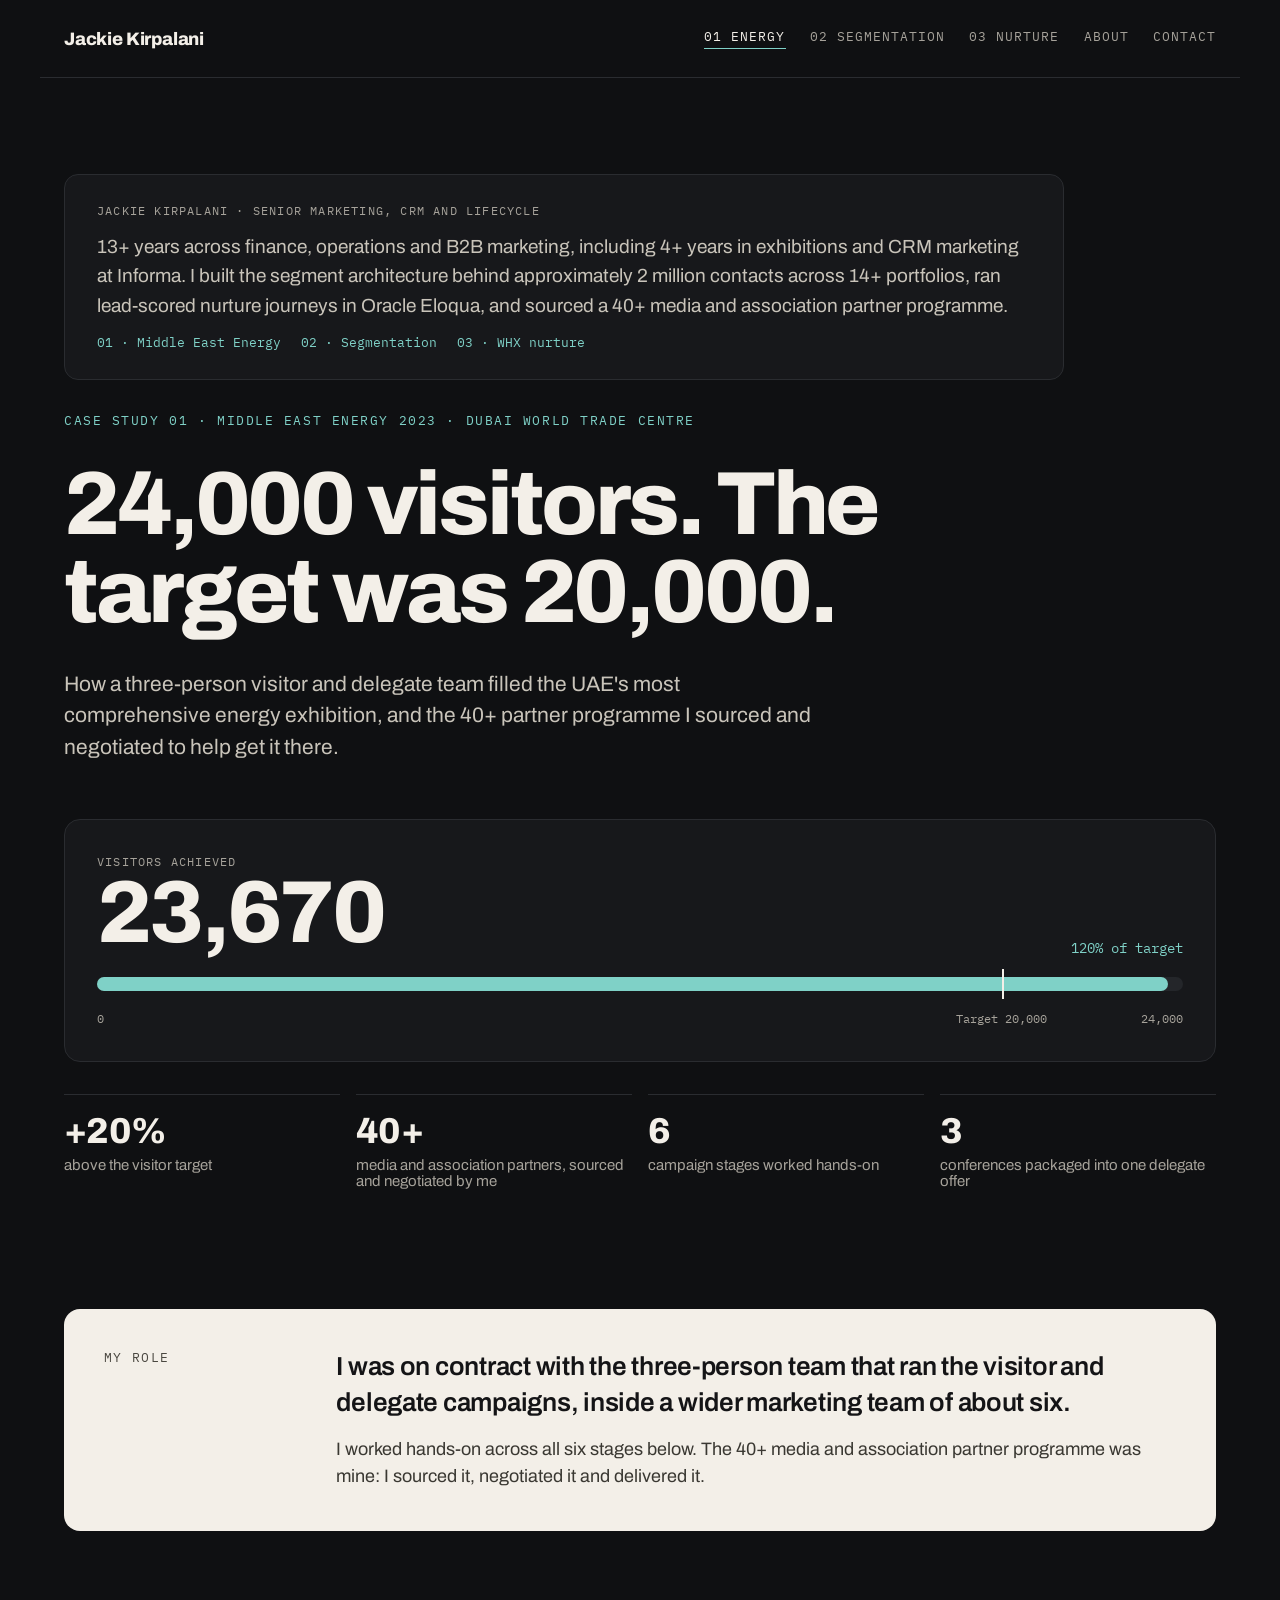
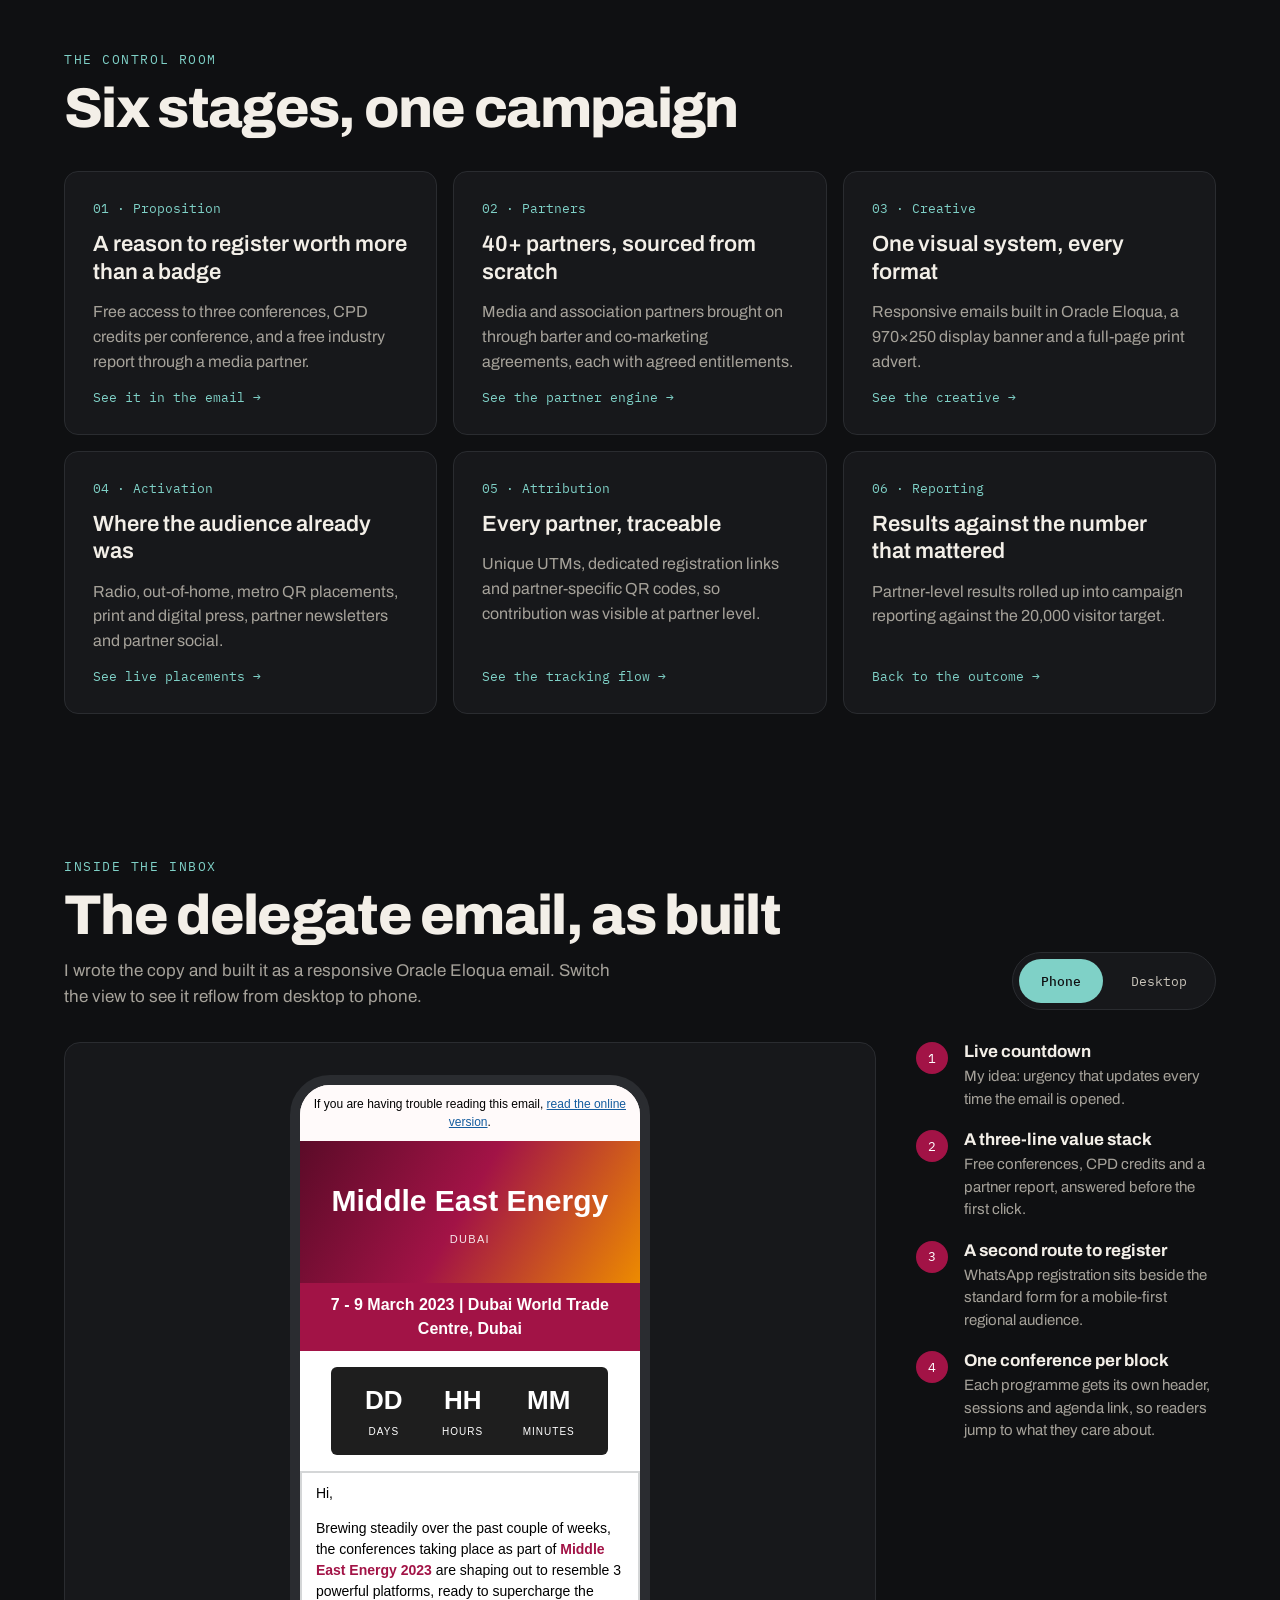
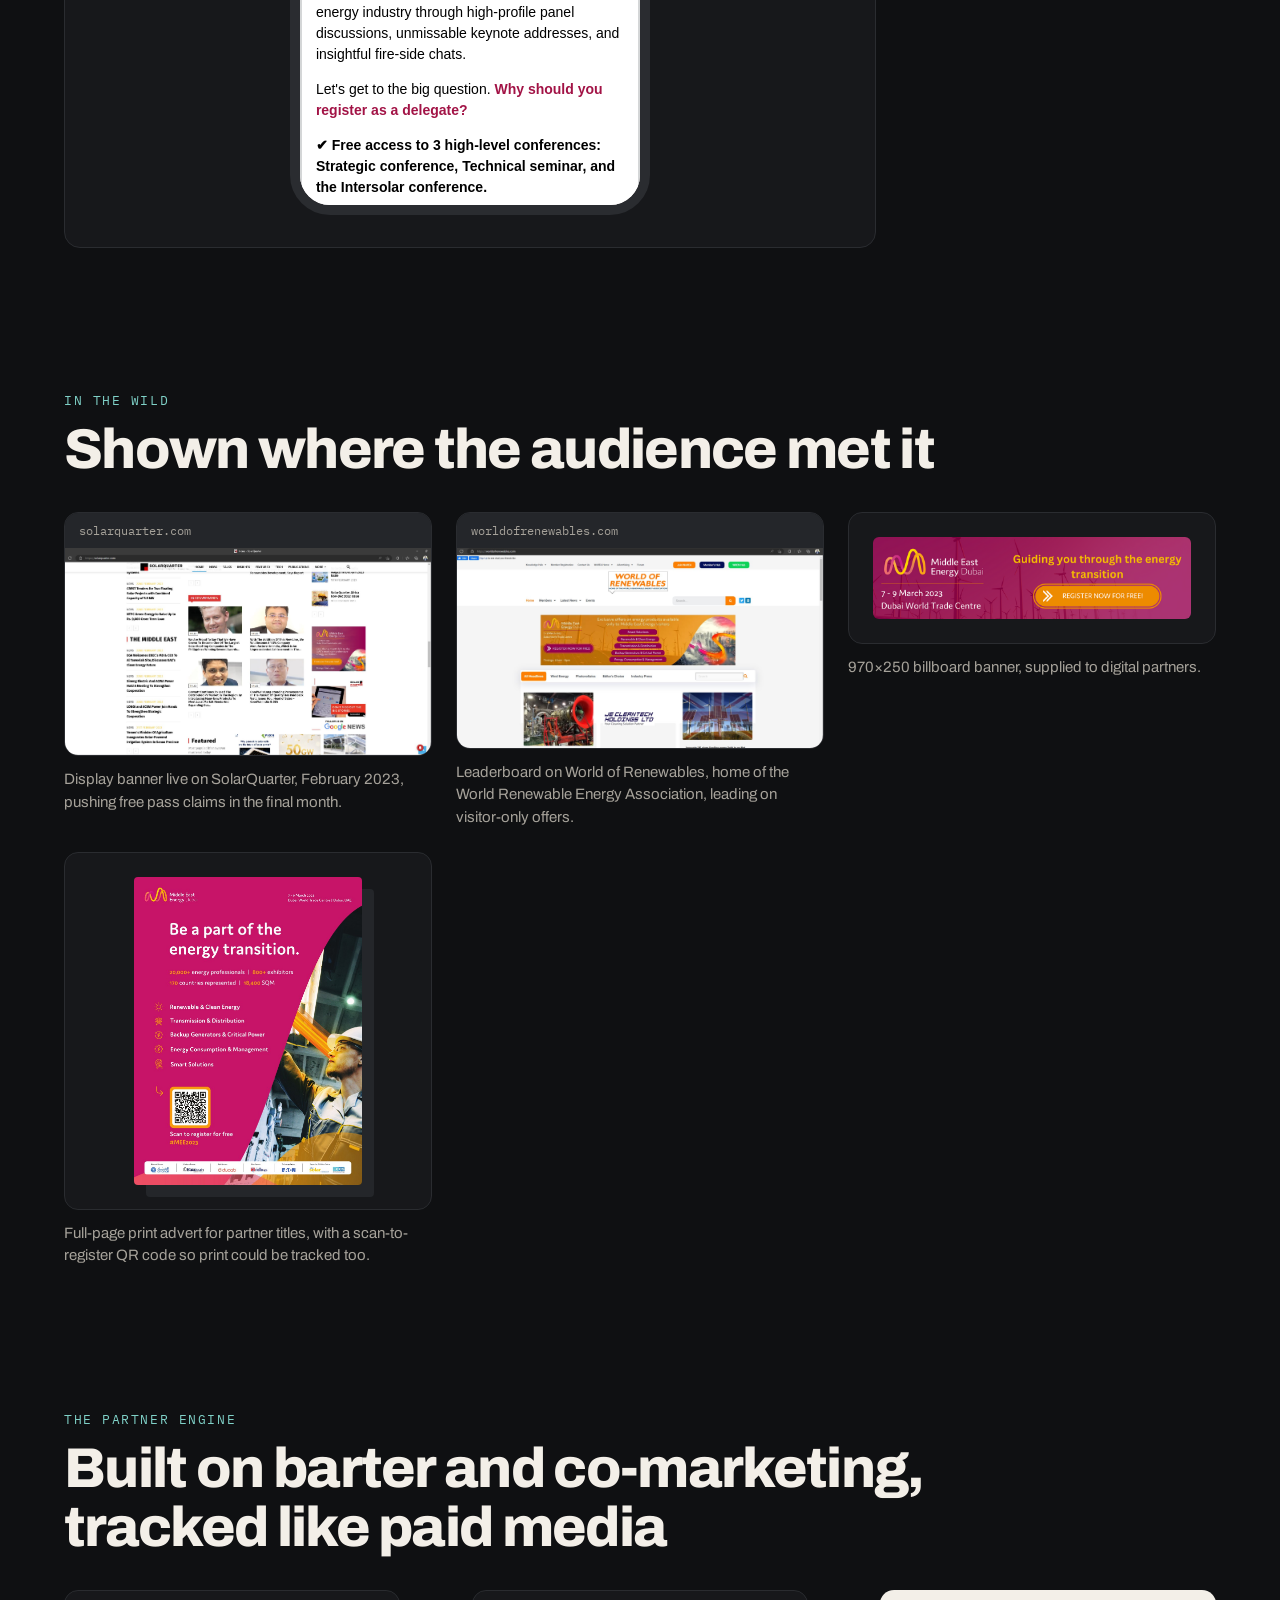
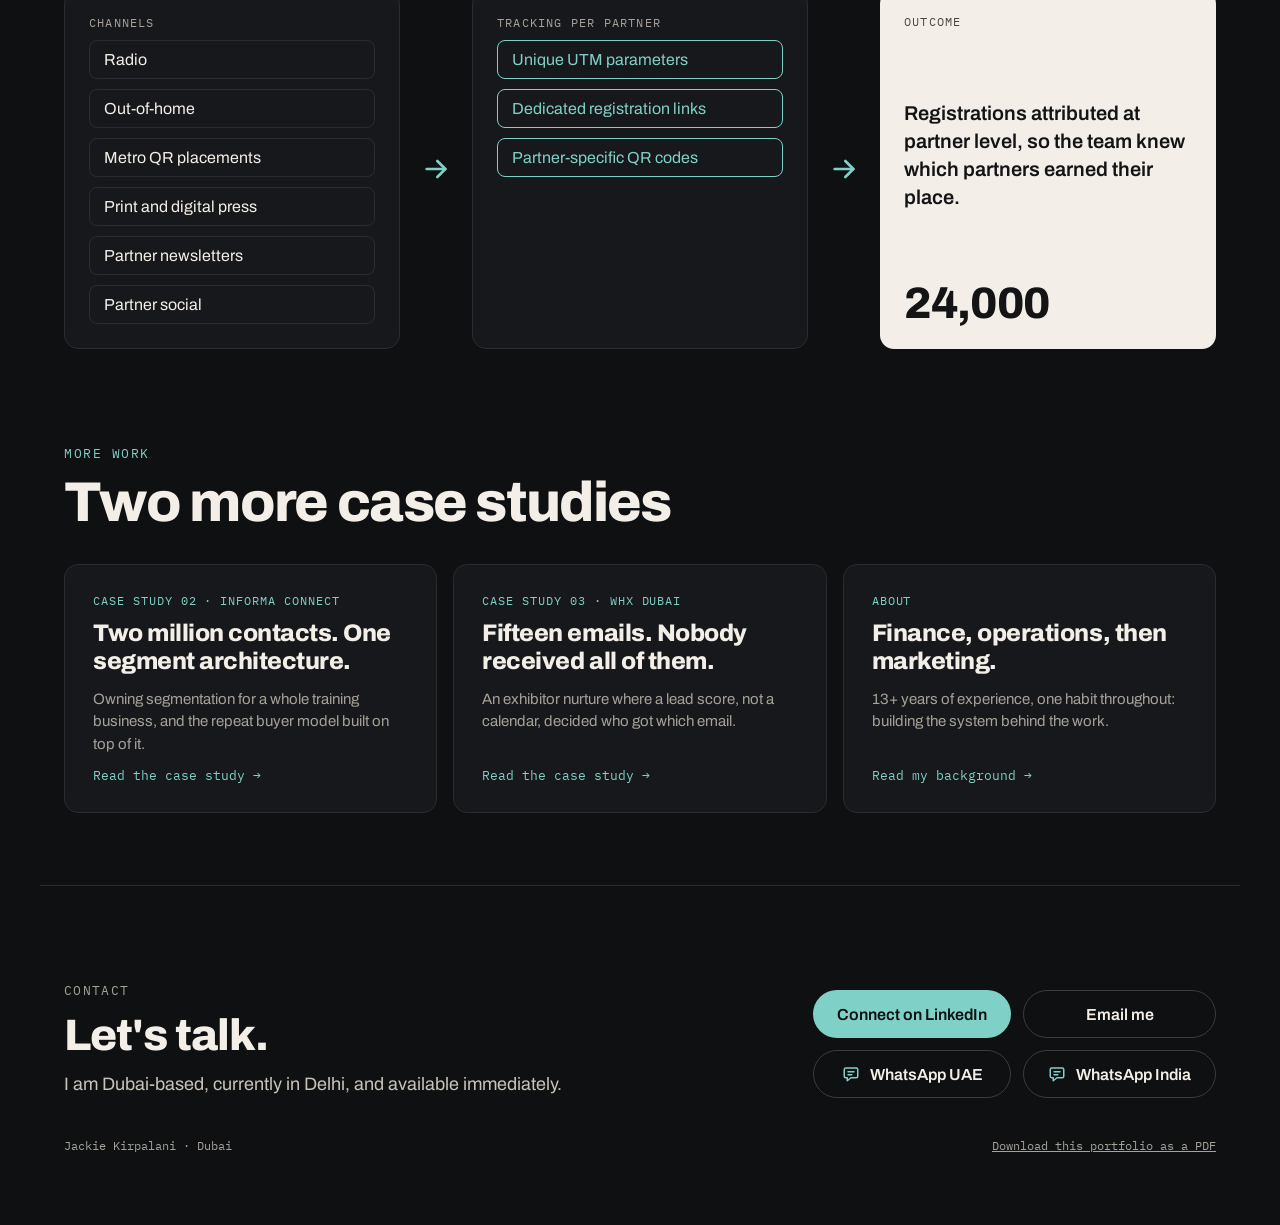
<file: index.html>
<!doctype html>
<html lang="en-GB">
<head>
<!-- Google tag (gtag.js) -->
<script async src="https://www.googletagmanager.com/gtag/js?id=G-NKEVRGXLBT"></script>
<script>window.dataLayer=window.dataLayer||[];function gtag(){dataLayer.push(arguments);}gtag('js',new Date());gtag('config','G-NKEVRGXLBT');</script>
<meta charset="utf-8">
<meta name="viewport" content="width=device-width, initial-scale=1">
<title>Jackie Kirpalani · Marketing Portfolio</title>
<meta name="description" content="Case study: how a three-person team drove 24,000 visitors to Middle East Energy 2023 against a 20,000 target, including a 40+ media and association partner programme.">
<meta property="og:type" content="website">
<meta property="og:title" content="Jackie Kirpalani · Marketing Portfolio">
<meta property="og:description" content="24,000 visitors against a 20,000 target. The Middle East Energy 2023 case study.">
<meta property="og:url" content="https://jackiekirpalani.github.io/">
<meta property="og:image" content="https://jackiekirpalani.github.io/images/og-preview.jpg">
<link rel="canonical" href="https://jackiekirpalani.github.io/">
<link rel="icon" href="/favicon.svg" type="image/svg+xml">
<meta name="twitter:card" content="summary_large_image">
<link rel="preconnect" href="https://fonts.googleapis.com">
<link rel="preconnect" href="https://fonts.gstatic.com" crossorigin>
<link href="https://fonts.googleapis.com/css2?family=Archivo:wght@400;500;600;800&family=IBM+Plex+Mono:wght@400;500&display=swap" rel="stylesheet">
<link rel="stylesheet" href="/assets/site.css">
</head>
<body>

<header>
<div class="wrap">
<a class="brand" href="/">Jackie Kirpalani</a>
<nav aria-label="Site">
<a href="/" aria-current="page">01 Energy</a>
<a href="/crm-segmentation/">02 Segmentation</a>
<a href="/whx-exhibitor-nurture/">03 Nurture</a>
<a href="/about/">About</a>
<a href="#contact">Contact</a>
</nav>
</div>
</header>

<main>
<section class="hero">
<div class="wrap">
<div class="card intro">
<span class="label">Jackie Kirpalani · Senior Marketing, CRM and Lifecycle</span>
<p>13+ years across finance, operations and B2B marketing, including 4+ years in exhibitions and CRM marketing at Informa. I built the segment architecture behind approximately 2 million contacts across 14+ portfolios, ran lead-scored nurture journeys in Oracle Eloqua, and sourced a 40+ media and association partner programme.</p>
<div class="jump"><a href="#role">01 · Middle East Energy</a><a href="/crm-segmentation/">02 · Segmentation</a><a href="/whx-exhibitor-nurture/">03 · WHX nurture</a></div>
</div>
<div class="kicker">Case study 01 · Middle East Energy 2023 · Dubai World Trade Centre</div>
<h1>24,000 visitors. The target was 20,000.</h1>
<p class="lede">How a three-person visitor and delegate team filled the UAE's most comprehensive energy exhibition, and the 40+ partner programme I sourced and negotiated to help get it there.</p>

<div class="card meter">
<div class="meter-top">
<div><span class="label">Visitors achieved</span><span class="big" id="count">24,000</span></div>
<span class="mono" style="font-size:14px;color:var(--accent)">120% of target</span>
</div>
<div class="bar" role="img" aria-label="24,000 visitors achieved against a 20,000 target"><div class="fill" id="fill"></div><div class="target"></div></div>
<div class="scale" aria-hidden="true"><span>0</span><span class="t">Target 20,000</span><span class="e">24,000</span></div>
</div>

<div class="stats">
<div class="stat"><b>+20%</b><span>above the visitor target</span></div>
<div class="stat"><b>40+</b><span>media and association partners, sourced and negotiated by me</span></div>
<div class="stat"><b>6</b><span>campaign stages worked hands-on</span></div>
<div class="stat"><b>3</b><span>conferences packaged into one delegate offer</span></div>
</div>
</div>
</section>

<section id="role" style="padding-top:48px;padding-bottom:48px">
<div class="wrap">
<div class="role">
<span class="label">My role</span>
<div>
<p class="a">I was on contract with the three-person team that ran the visitor and delegate campaigns, inside a wider marketing team of about six.</p>
<p class="b">I worked hands-on across all six stages below. The 40+ media and association partner programme was mine: I sourced it, negotiated it and delivered it.</p>
</div>
</div>
</div>
</section>

<section id="stages">
<div class="wrap">
<div class="head"><span class="kicker">The control room</span><h2 class="h2">Six stages, one campaign</h2></div>
<div class="grid3">
<article class="card stage"><span class="n">01 · Proposition</span><h3>A reason to register worth more than a badge</h3><p>Free access to three conferences, CPD credits per conference, and a free industry report through a media partner.</p><a href="#inbox">See it in the email →</a></article>
<article class="card stage"><span class="n">02 · Partners</span><h3>40+ partners, sourced from scratch</h3><p>Media and association partners brought on through barter and co-marketing agreements, each with agreed entitlements.</p><a href="#engine">See the partner engine →</a></article>
<article class="card stage"><span class="n">03 · Creative</span><h3>One visual system, every format</h3><p>Responsive emails built in Oracle Eloqua, a 970×250 display banner and a full-page print advert.</p><a href="#wild">See the creative →</a></article>
<article class="card stage"><span class="n">04 · Activation</span><h3>Where the audience already was</h3><p>Radio, out-of-home, metro QR placements, print and digital press, partner newsletters and partner social.</p><a href="#wild">See live placements →</a></article>
<article class="card stage"><span class="n">05 · Attribution</span><h3>Every partner, traceable</h3><p>Unique UTMs, dedicated registration links and partner-specific QR codes, so contribution was visible at partner level.</p><a href="#engine">See the tracking flow →</a></article>
<article class="card stage"><span class="n">06 · Reporting</span><h3>Results against the number that mattered</h3><p>Partner-level results rolled up into campaign reporting against the 20,000 visitor target.</p><a href="#role">Back to the outcome →</a></article>
</div>
</div>
</section>

<section id="inbox">
<div class="wrap">
<div class="inbox-head">
<div class="head"><span class="kicker">Inside the inbox</span><h2 class="h2">The delegate email, as built</h2><p class="muted" style="margin:0;font-size:17px;line-height:1.55;max-width:560px">I wrote the copy and built it as a responsive Oracle Eloqua email. Switch the view to see it reflow from desktop to phone.</p></div>
<div class="card toggle" role="group" aria-label="Email preview size">
<button type="button" id="btnPhone" aria-pressed="true">Phone</button>
<button type="button" id="btnDesktop" aria-pressed="false">Desktop</button>
</div>
</div>
<div class="inbox-body">
<div class="card stagebox">
<div class="device phone" id="device">
<div class="chrome" aria-hidden="true"><i></i><i></i><i></i><span>Why should you register as a delegate?</span></div>
<div class="scroll" tabindex="0" aria-label="Recreated delegate email">
<div class="em">
<div class="pre">If you are having trouble reading this email, <a href="#inbox">read the online version</a>.</div>
<div class="white">
<div class="hdr"><b>Middle East Energy</b><small>Dubai</small></div>
<div class="bar">7 - 9 March 2023 | Dubai World Trade Centre, Dubai</div>
<div class="cd"><div><span><b>DD</b><small>DAYS</small></span><span><b>HH</b><small>HOURS</small></span><span><b>MM</b><small>MINUTES</small></span></div></div>
<div class="box">
<div>Hi,</div>
<div>Brewing steadily over the past couple of weeks, the conferences taking place as part of <a href="#inbox" style="text-decoration:none;font-weight:700">Middle East Energy 2023</a> are shaping out to resemble 3 powerful platforms, ready to supercharge the energy industry through high-profile panel discussions, unmissable keynote addresses, and insightful fire-side chats.</div>
<div>Let's get to the big question. <strong style="color:var(--mag)">Why should you register as a delegate?</strong></div>
<div class="ticks">
<span>✔︎ Free access to 3 high-level conferences: Strategic conference, Technical seminar, and the Intersolar conference.</span>
<span>✔︎ Earn up to 18 CPD credits per conference</span>
<span>✔︎ Claim your free copy of "Progress on the path to Middle East hydrogen exports" (by Argus Media)</span>
</div>
</div>
<div class="ctas"><a class="btn" href="#inbox">Get your free delegate badge</a><a class="btn" href="#inbox">Register now via WhatsApp!</a></div>
<div class="gap"></div>
<div class="conf"><h4>Strategic conference</h4><div class="row"><div class="txt">Bringing high-level energy leaders and governments to lay the blueprint to fastening the global energy transition through key sessions:<ul><li>Fireside chats: Perspectives on energy transition from government officials from MEA</li><li>Panel: Net Zero Carbon roadmap implementation</li><li>Unlocking the roles of natural gas, hydrogen in MEA's energy transition</li><li>What future grids will look like</li></ul></div><div class="img"><div>Strategic conference</div></div></div><div class="more"><a class="btn sm" href="#inbox">&gt;&gt; View full agenda and speaker line-up</a></div></div>
<div class="gap"></div>
<div class="conf"><h4>Technical seminar</h4><div class="row"><div class="img"><div>Technical seminar</div></div><div class="txt">Under the theme of "Transforming energy and utilities through innovation," key sessions at the Technical seminar include:<ul><li>Current status and potential of CCS in the power generation sector</li><li>Developing and construction of large-scale windfarms in Egypt</li><li>Energy management in Ras Al Khaimah government. A case study about the ISO 50001 implementation</li></ul></div></div><div class="more"><a class="btn sm" href="#inbox">&gt;&gt; View full agenda and speaker line-up</a></div></div>
<div class="gap"></div>
<div class="conf"><h4>Intersolar Middle East conference</h4><div class="row"><div class="txt">Addressing challenges and opportunities around the latest solar technologies, key sessions at Intersolar conference include:<ul><li>Green Hydrogen: What Does it Take to Industrialise?</li><li>C&amp;I &amp; Utility-Scale Solar: Total Control - How Big Data Improves O&amp;M and Asset Management</li><li>Energy Storage Market &amp; Technology Outlook</li></ul></div><div class="img"><div>Intersolar Middle East</div></div></div><div class="more"><a class="btn sm" href="#inbox">&gt;&gt; View full agenda and speaker line-up</a></div></div>
<div class="gap"></div>
<div class="end"><b>Check out our line-up of senior government officials and industry leading experts</b><span>From 7 - 9 March 2023</span></div>
<div class="cap">Recreated from the original build. Event photography and speaker portraits are left out.</div>
</div>
</div>
</div>
</div>
</div>
<ol class="pins">
<li><span class="dot">1</span><div><strong>Live countdown</strong><span class="d">My idea: urgency that updates every time the email is opened.</span></div></li>
<li><span class="dot">2</span><div><strong>A three-line value stack</strong><span class="d">Free conferences, CPD credits and a partner report, answered before the first click.</span></div></li>
<li><span class="dot">3</span><div><strong>A second route to register</strong><span class="d">WhatsApp registration sits beside the standard form for a mobile-first regional audience.</span></div></li>
<li><span class="dot">4</span><div><strong>One conference per block</strong><span class="d">Each programme gets its own header, sessions and agenda link, so readers jump to what they care about.</span></div></li>
</ol>
</div>
</div>
</section>

<section id="wild">
<div class="wrap">
<div class="head"><span class="kicker">In the wild</span><h2 class="h2">Shown where the audience met it</h2></div>
<div class="wild">
<figure><div class="card browser"><div class="url">solarquarter.com</div><img src="images/solarquarter.jpg" width="1826" height="1033" loading="lazy" alt="SolarQuarter homepage with the Middle East Energy Dubai display banner live in the right-hand column"></div><figcaption>Display banner live on SolarQuarter, February 2023, pushing free pass claims in the final month.</figcaption></figure>
<figure><div class="card browser"><div class="url">worldofrenewables.com</div><img src="images/worldofrenewables.jpg" width="1824" height="995" loading="lazy" alt="World of Renewables homepage with the Middle East Energy Dubai leaderboard banner across the top"></div><figcaption>Leaderboard on World of Renewables, home of the World Renewable Energy Association, leading on visitor-only offers.</figcaption></figure>
<figure><div class="card pad"><img src="images/banner-970x250.png" width="970" height="250" loading="lazy" alt="Middle East Energy Dubai 970 by 250 banner: Guiding you through the energy transition, Register now for free"></div><figcaption>970×250 billboard banner, supplied to digital partners.</figcaption></figure>
<figure><div class="card pad print"><img src="images/magazine-advert.jpg" width="908" height="1220" loading="lazy" alt="Full-page Middle East Energy print advert: Be a part of the energy transition, with a scan-to-register QR code and sponsor logos"></div><figcaption>Full-page print advert for partner titles, with a scan-to-register QR code so print could be tracked too.</figcaption></figure>
</div>
</div>
</section>

<section id="engine">
<div class="wrap">
<div class="head"><span class="kicker">The partner engine</span><h2 class="h2" style="max-width:860px">Built on barter and co-marketing, tracked like paid media</h2></div>
<div class="engine">
<div class="card col"><span class="label">Channels</span><span class="chip">Radio</span><span class="chip">Out-of-home</span><span class="chip">Metro QR placements</span><span class="chip">Print and digital press</span><span class="chip">Partner newsletters</span><span class="chip">Partner social</span></div>
<div class="arrow"><svg aria-hidden="true" width="32" height="32" viewBox="0 0 24 24" fill="none" stroke="#7FD1C7" stroke-width="2" stroke-linecap="round" stroke-linejoin="round"><path d="M5 12h14"/><path d="M13 6l6 6-6 6"/></svg></div>
<div class="card col"><span class="label">Tracking per partner</span><span class="chip on">Unique UTM parameters</span><span class="chip on">Dedicated registration links</span><span class="chip on">Partner-specific QR codes</span></div>
<div class="arrow"><svg aria-hidden="true" width="32" height="32" viewBox="0 0 24 24" fill="none" stroke="#7FD1C7" stroke-width="2" stroke-linecap="round" stroke-linejoin="round"><path d="M5 12h14"/><path d="M13 6l6 6-6 6"/></svg></div>
<div class="out"><span class="label">Outcome</span><p>Registrations attributed at partner level, so the team knew which partners earned their place.</p><b>24,000</b></div>
</div>
</div>
</section>
<section id="more" style="padding-top:24px">
<div class="wrap">
<div class="head"><span class="kicker">More work</span><h2 class="h2">Two more case studies</h2></div>
<div class="more-grid">
<a class="card work" href="/crm-segmentation/"><span class="n">Case study 02 · Informa Connect</span><b>Two million contacts. One segment architecture.</b><span class="d">Owning segmentation for a whole training business, and the repeat buyer model built on top of it.</span><span class="go">Read the case study →</span></a>
<a class="card work" href="/whx-exhibitor-nurture/"><span class="n">Case study 03 · WHX Dubai</span><b>Fifteen emails. Nobody received all of them.</b><span class="d">An exhibitor nurture where a lead score, not a calendar, decided who got which email.</span><span class="go">Read the case study →</span></a>
<a class="card work" href="/about/"><span class="n">About</span><b>Finance, operations, then marketing.</b><span class="d">13+ years of experience, one habit throughout: building the system behind the work.</span><span class="go">Read my background →</span></a>
</div>
</div>
</section>
</main>

<footer id="contact">
<div class="wrap">
<div class="foot">
<div class="next"><span class="label" style="font-size:13px">Contact</span><b>Let's talk.</b><p>I am Dubai-based, currently in Delhi, and available immediately.</p></div>
<div class="ctas-main"><a class="pill solid" href="https://www.linkedin.com/in/jackiekirpalani/">Connect on LinkedIn</a><a class="pill ghost" href="mailto:jackie.kirpalani@gmail.com">Email me</a><a class="pill ghost wa" href="https://wa.me/971503264959?text=Hi%20Jackie%2C%20I%20came%20across%20your%20portfolio." aria-label="Message me on WhatsApp, UAE number"><svg aria-hidden="true" width="18" height="18" viewBox="0 0 24 24" fill="none" stroke="currentColor" stroke-width="2" stroke-linecap="round" stroke-linejoin="round"><path d="M5 4h14a2 2 0 0 1 2 2v9a2 2 0 0 1-2 2h-7l-5 4v-4H5a2 2 0 0 1-2-2V6a2 2 0 0 1 2-2z"/><path d="M8 9h8M8 13h5"/></svg><span>WhatsApp UAE</span></a><a class="pill ghost wa" href="https://wa.me/918287656901?text=Hi%20Jackie%2C%20I%20came%20across%20your%20portfolio." aria-label="Message me on WhatsApp, India number"><svg aria-hidden="true" width="18" height="18" viewBox="0 0 24 24" fill="none" stroke="currentColor" stroke-width="2" stroke-linecap="round" stroke-linejoin="round"><path d="M5 4h14a2 2 0 0 1 2 2v9a2 2 0 0 1-2 2h-7l-5 4v-4H5a2 2 0 0 1-2-2V6a2 2 0 0 1 2-2z"/><path d="M8 9h8M8 13h5"/></svg><span>WhatsApp India</span></a></div>
</div>
<div class="footline"><span>Jackie Kirpalani · Dubai</span><a href="/Jackie_Kirpalani_Portfolio.pdf">Download this portfolio as a PDF</a></div>
</div>
</footer>

<script>
(function(){
  var dev=document.getElementById('device'),bp=document.getElementById('btnPhone'),bd=document.getElementById('btnDesktop');
  function set(v){dev.className='device '+v;bp.setAttribute('aria-pressed',v==='phone');bd.setAttribute('aria-pressed',v==='desktop');}
  bp.addEventListener('click',function(){set('phone')});bd.addEventListener('click',function(){set('desktop')});

  var el=document.getElementById('count'),fill=document.getElementById('fill'),T=24000;
  if(window.matchMedia&&matchMedia('(prefers-reduced-motion: reduce)').matches)return;
  var done=false;
  function run(){
    if(done)return;done=true;var s=null;
    function tick(t){if(s===null)s=t;var p=Math.min(1,(t-s)/1600),e=1-Math.pow(1-p,3),n=Math.round(T*e);
      el.textContent=n.toLocaleString('en-GB');fill.style.width=(n/T*100)+'%';if(p<1)requestAnimationFrame(tick);}
    el.textContent='0';fill.style.width='0%';requestAnimationFrame(tick);
  }
  if('IntersectionObserver' in window){var io=new IntersectionObserver(function(es){if(es[0].isIntersecting){run();io.disconnect();}},{threshold:.4});io.observe(el);}else{run();}
})();
</script>
</body>
</html>
</file>
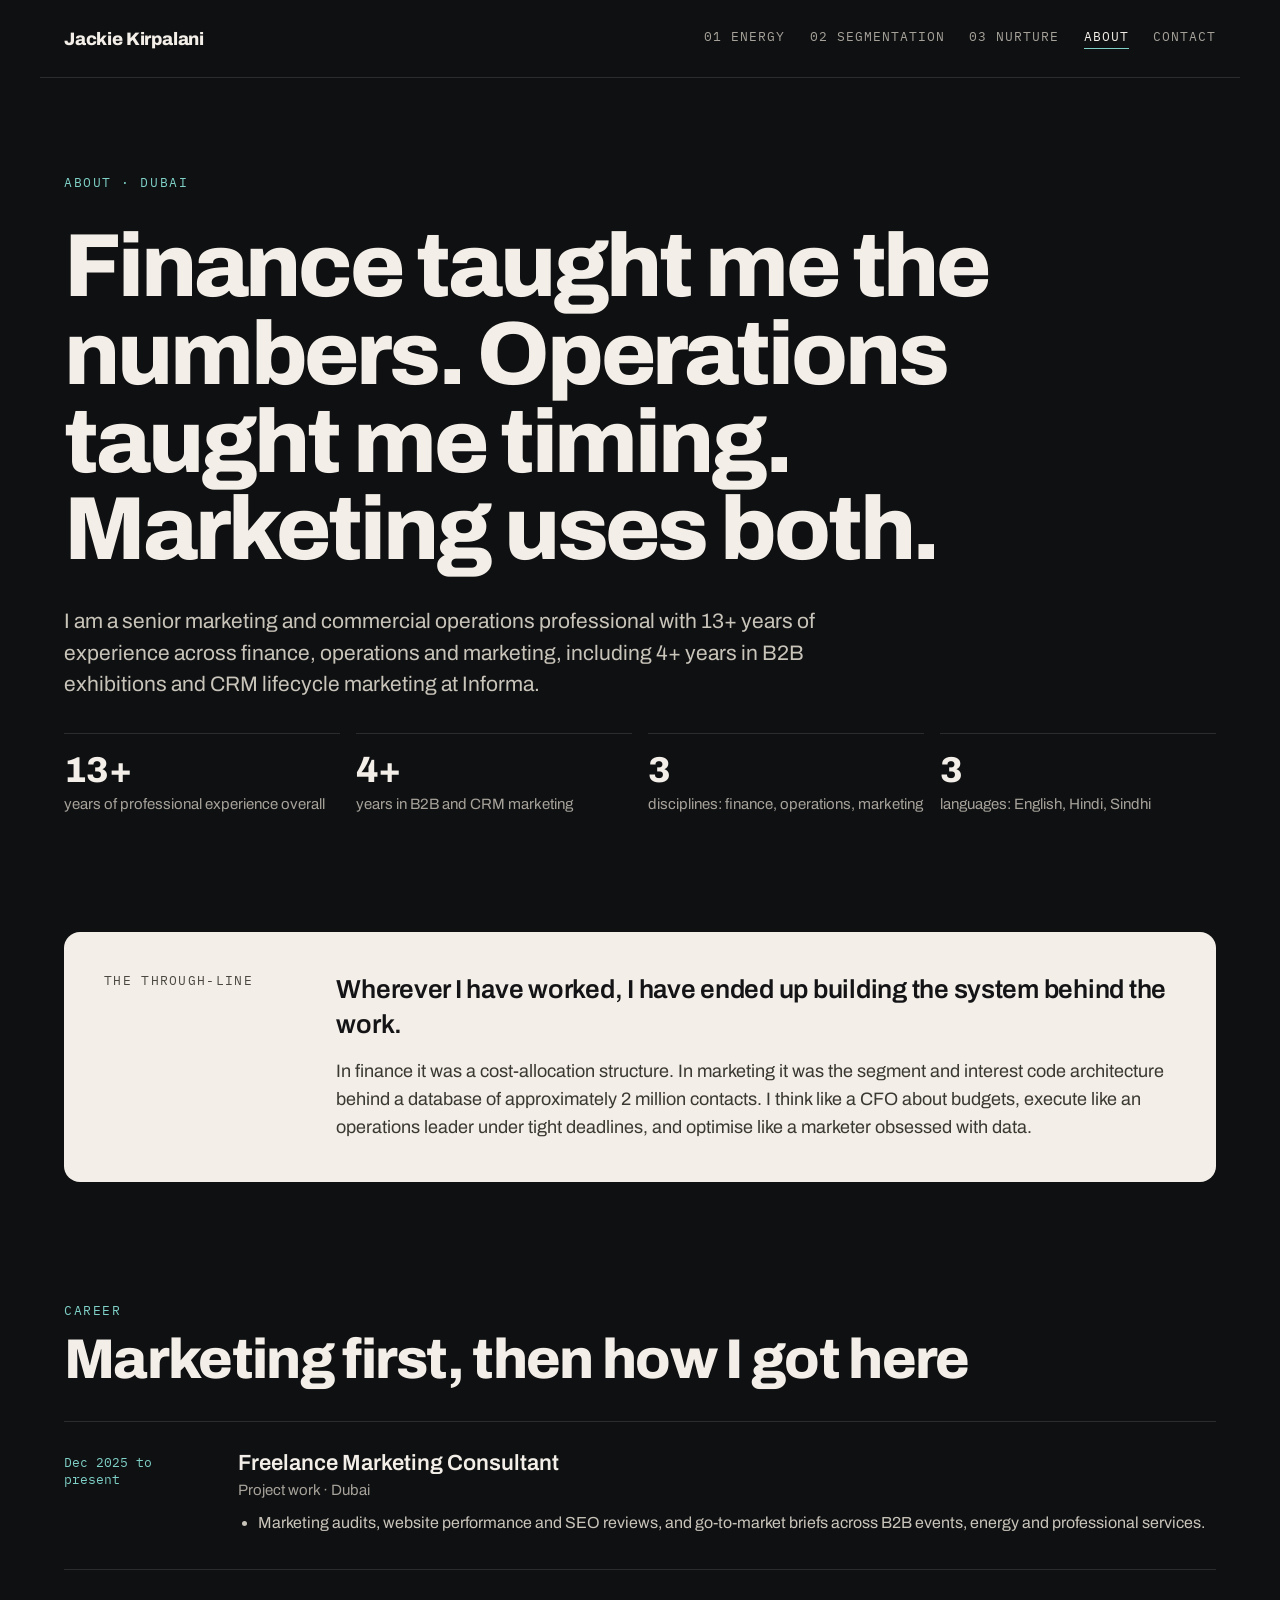
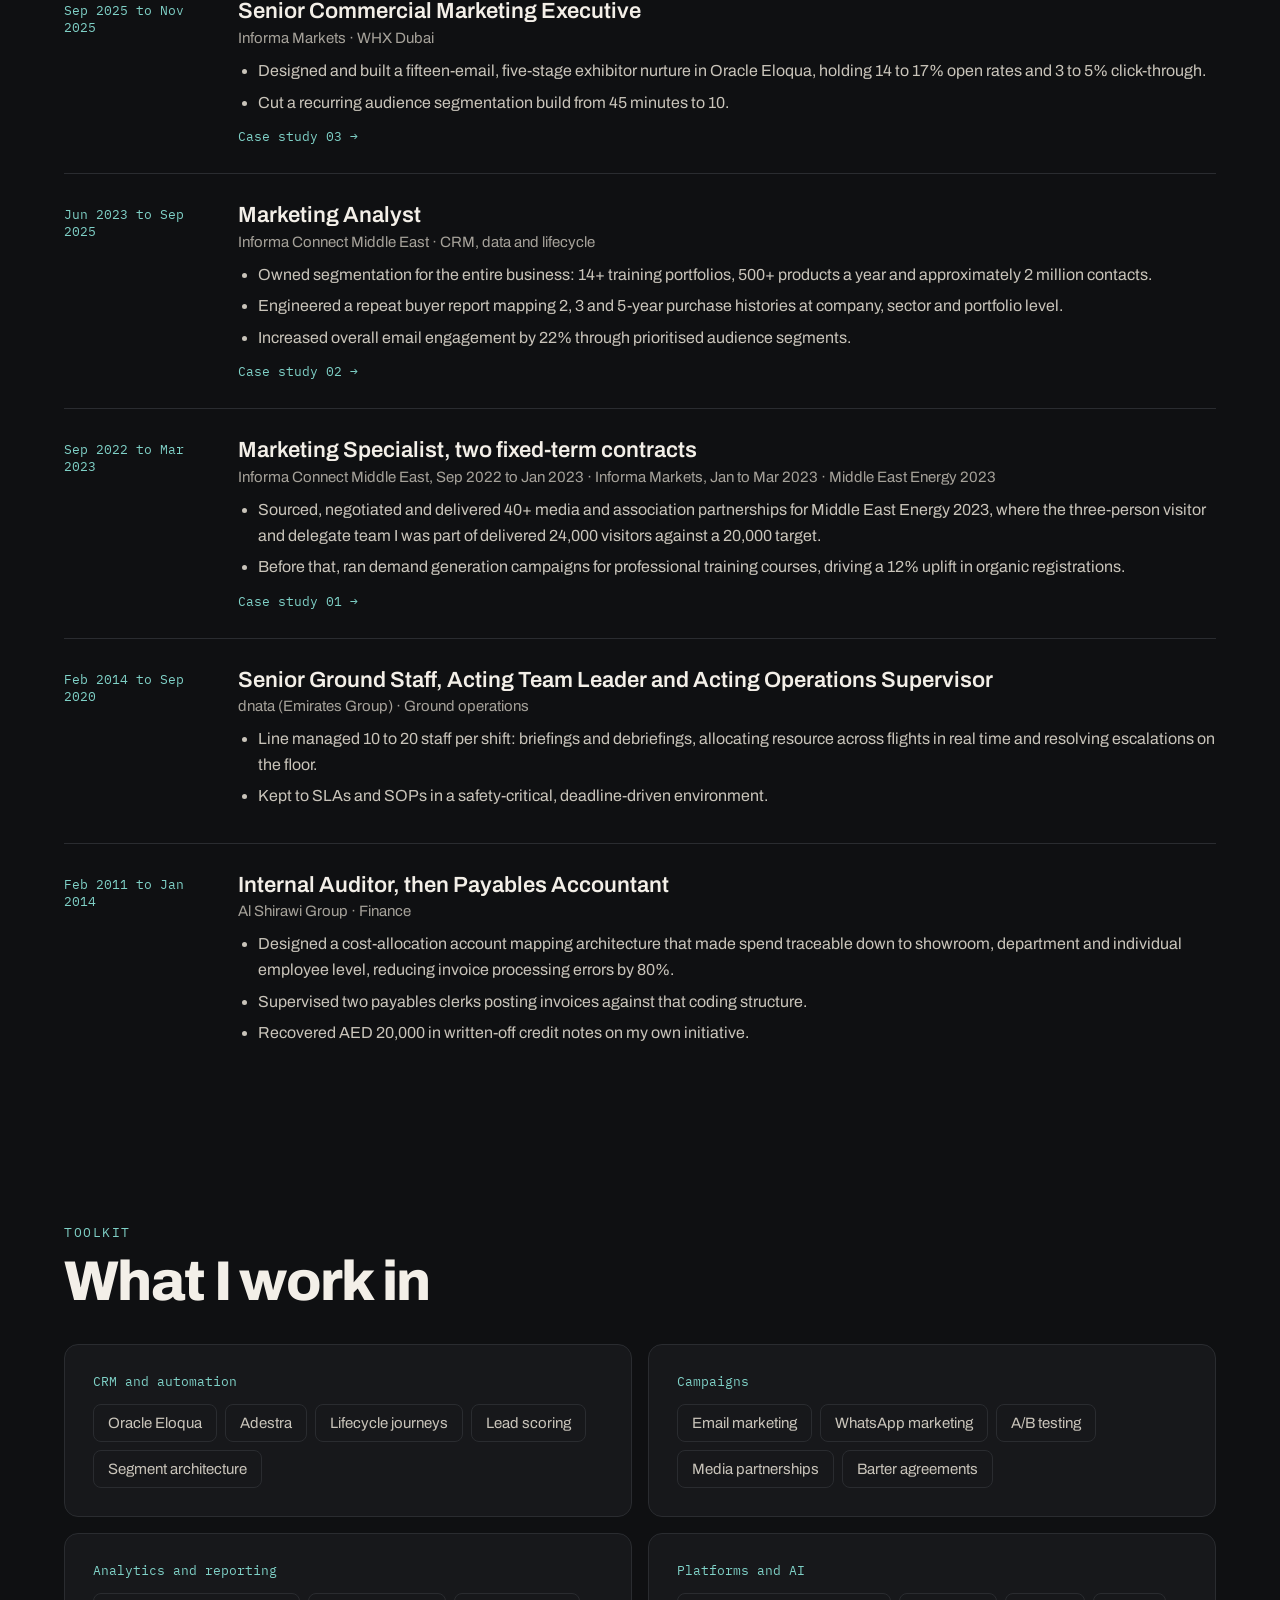
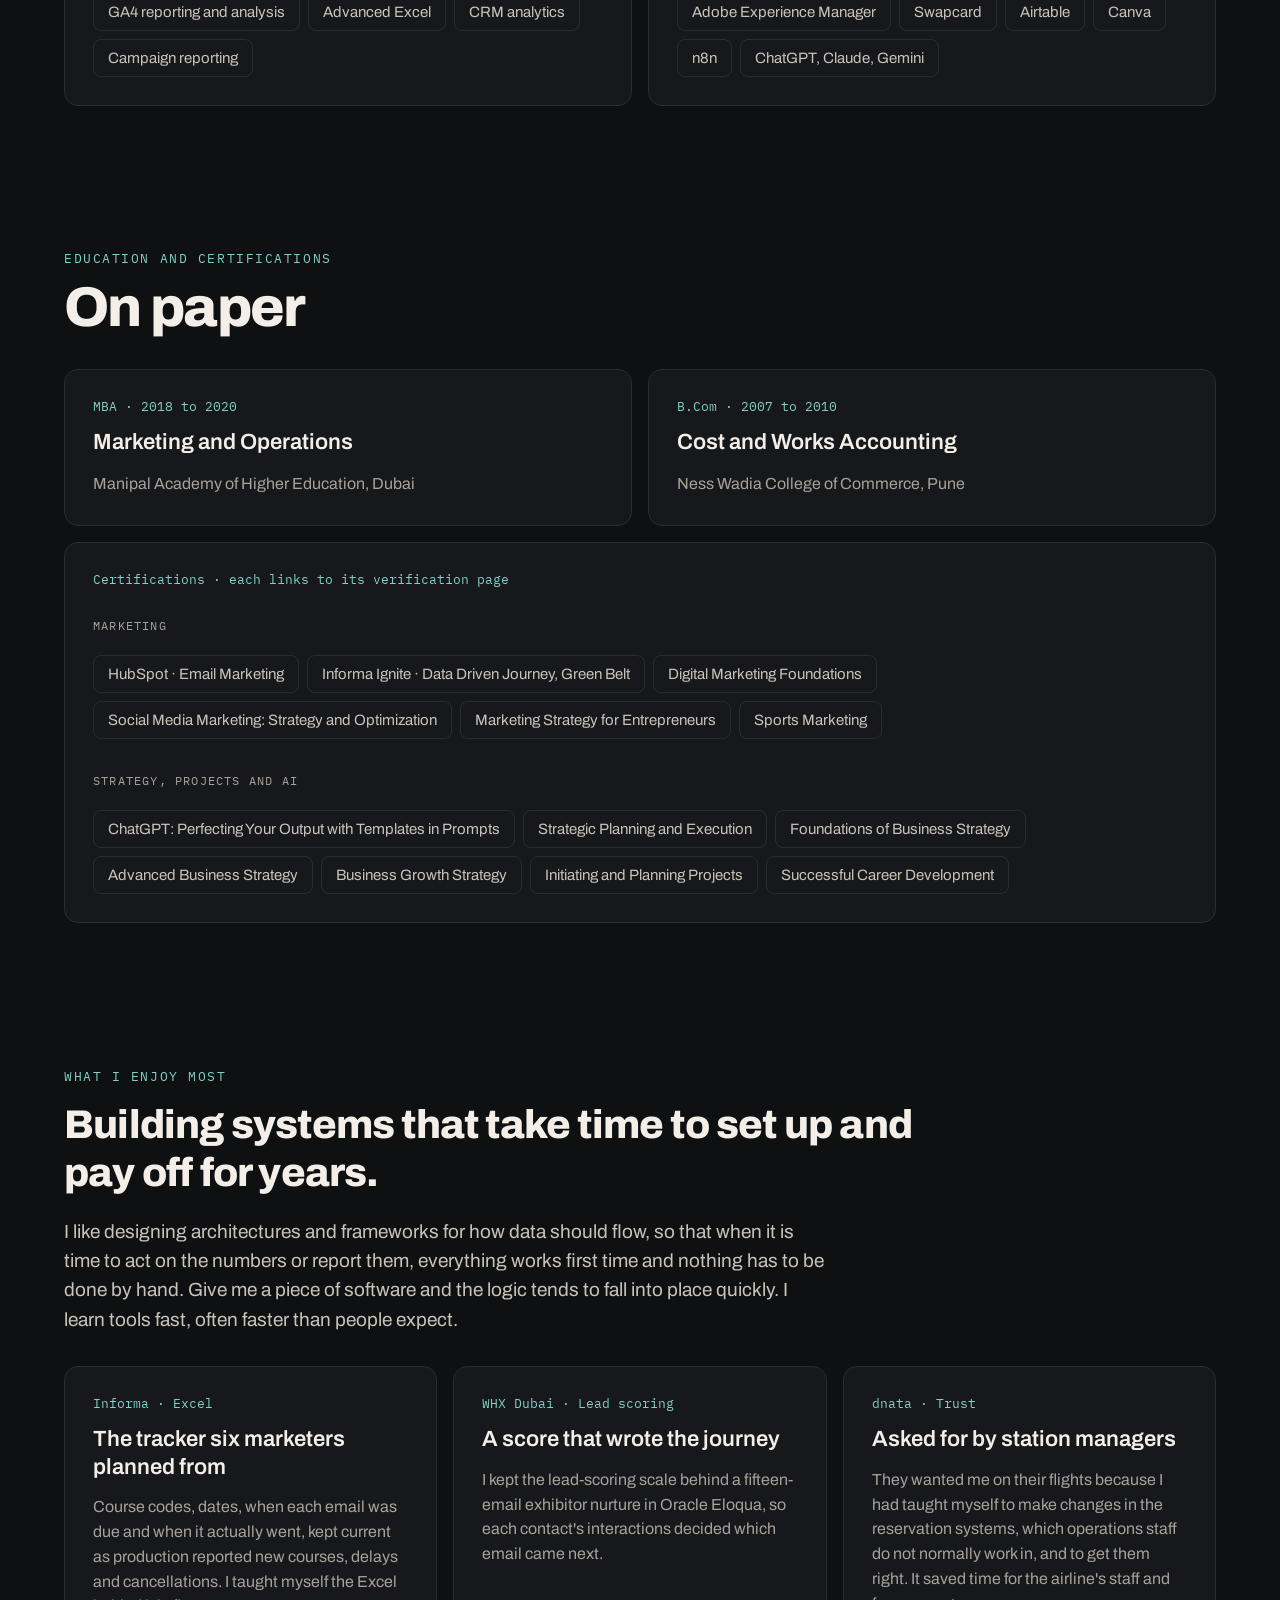
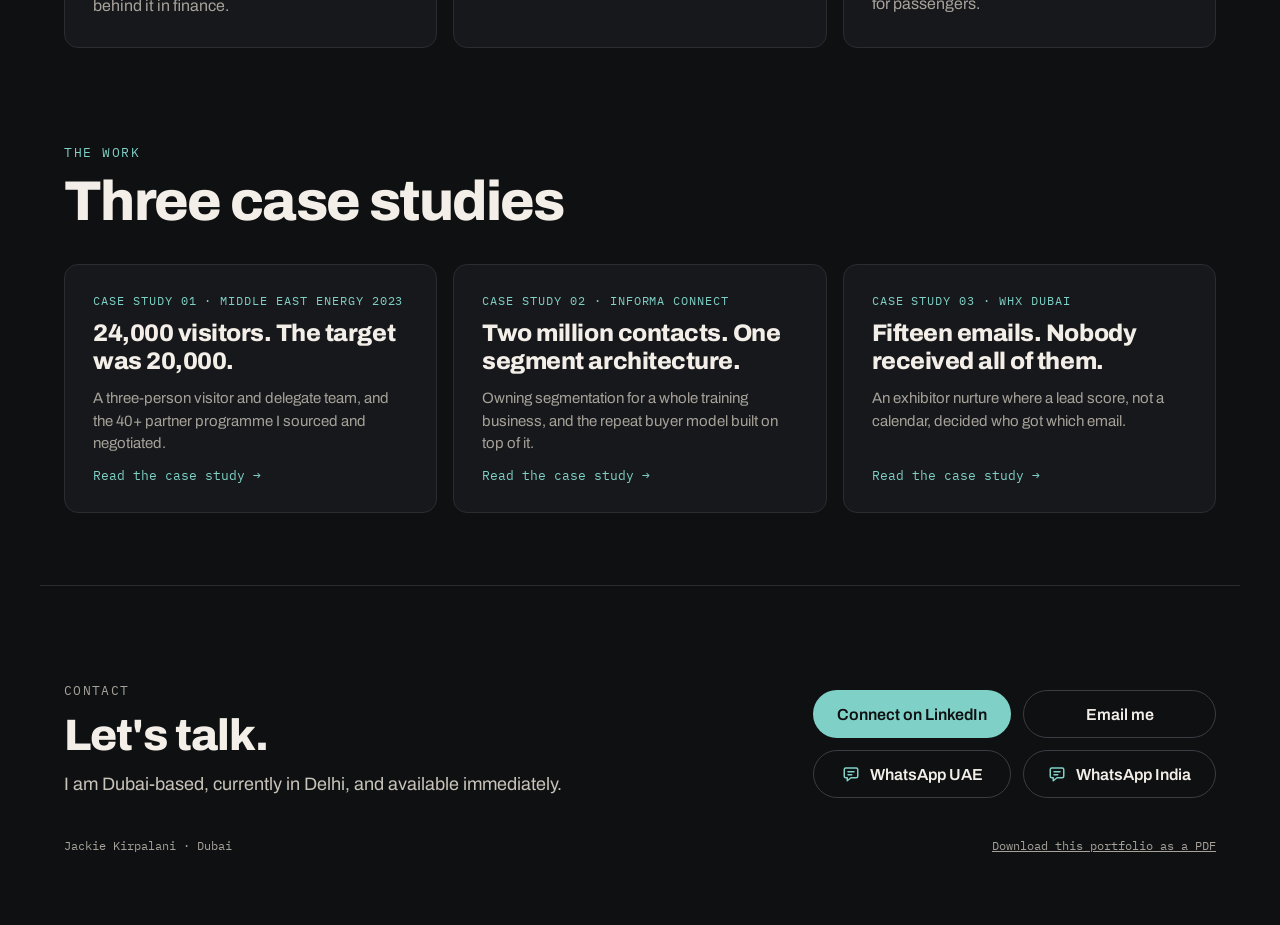
<file: about/index.html>
<!doctype html>
<html lang="en-GB">
<head>
<!-- Google tag (gtag.js) -->
<script async src="https://www.googletagmanager.com/gtag/js?id=G-NKEVRGXLBT"></script>
<script>window.dataLayer=window.dataLayer||[];function gtag(){dataLayer.push(arguments);}gtag('js',new Date());gtag('config','G-NKEVRGXLBT');</script>
<meta charset="utf-8">
<meta name="viewport" content="width=device-width, initial-scale=1">
<title>About · Jackie Kirpalani</title>
<meta name="description" content="Senior marketing and commercial operations professional in Dubai. 13+ years across finance, operations and marketing, including 4+ years in B2B exhibitions and CRM lifecycle marketing.">
<meta property="og:type" content="website">
<meta property="og:title" content="About Jackie Kirpalani">
<meta property="og:description" content="Finance taught me the numbers. Operations taught me timing. Marketing uses both.">
<meta property="og:url" content="https://jackiekirpalani.github.io/about/">
<meta property="og:image" content="https://jackiekirpalani.github.io/images/og-about.jpg">
<link rel="canonical" href="https://jackiekirpalani.github.io/about/">
<meta name="twitter:card" content="summary_large_image">
<link rel="icon" href="/favicon.svg" type="image/svg+xml">
<link rel="preconnect" href="https://fonts.googleapis.com">
<link rel="preconnect" href="https://fonts.gstatic.com" crossorigin>
<link href="https://fonts.googleapis.com/css2?family=Archivo:wght@400;500;600;800&family=IBM+Plex+Mono:wght@400;500&display=swap" rel="stylesheet">
<link rel="stylesheet" href="/assets/site.css">
</head>
<body>

<header>
<div class="wrap">
<a class="brand" href="/">Jackie Kirpalani</a>
<nav aria-label="Site">
<a href="/">01 Energy</a>
<a href="/crm-segmentation/">02 Segmentation</a>
<a href="/whx-exhibitor-nurture/">03 Nurture</a>
<a href="/about/" aria-current="page">About</a>
<a href="#contact">Contact</a>
</nav>
</div>
</header>

<main>
<section class="hero">
<div class="wrap">
<div class="kicker">About · Dubai</div>
<h1>Finance taught me the numbers. Operations taught me timing. Marketing uses both.</h1>
<p class="lede">I am a senior marketing and commercial operations professional with 13+ years of experience across finance, operations and marketing, including 4+ years in B2B exhibitions and CRM lifecycle marketing at Informa.</p>
<div class="stats">
<div class="stat"><b>13+</b><span>years of professional experience overall</span></div>
<div class="stat"><b>4+</b><span>years in B2B and CRM marketing</span></div>
<div class="stat"><b>3</b><span>disciplines: finance, operations, marketing</span></div>
<div class="stat"><b>3</b><span>languages: English, Hindi, Sindhi</span></div>
</div>
</div>
</section>

<section id="role" style="padding-top:48px;padding-bottom:48px">
<div class="wrap">
<div class="role">
<span class="label">The through-line</span>
<div>
<p class="a">Wherever I have worked, I have ended up building the system behind the work.</p>
<p class="b">In finance it was a cost-allocation structure. In marketing it was the segment and interest code architecture behind a database of approximately 2 million contacts. I think like a CFO about budgets, execute like an operations leader under tight deadlines, and optimise like a marketer obsessed with data.</p>
</div>
</div>
</div>
</section>

<section id="career">
<div class="wrap">
<div class="head"><span class="kicker">Career</span><h2 class="h2">Marketing first, then how I got here</h2></div>
<div class="tl">

<div class="item"><span class="when">Dec 2025 to present</span><div>
<h3>Freelance Marketing Consultant</h3><p class="where">Project work · Dubai</p>
<ul><li>Marketing audits, website performance and SEO reviews, and go-to-market briefs across B2B events, energy and professional services.</li></ul>
</div></div>

<div class="item"><span class="when">Sep 2025 to Nov 2025</span><div>
<h3>Senior Commercial Marketing Executive</h3><p class="where">Informa Markets · WHX Dubai</p>
<ul><li>Designed and built a fifteen-email, five-stage exhibitor nurture in Oracle Eloqua, holding 14 to 17% open rates and 3 to 5% click-through.</li><li>Cut a recurring audience segmentation build from 45 minutes to 10.</li></ul>
<p style="margin:12px 0 0"><a class="mono" style="font-size:13px;text-decoration:none" href="/whx-exhibitor-nurture/">Case study 03 →</a></p>
</div></div>

<div class="item"><span class="when">Jun 2023 to Sep 2025</span><div>
<h3>Marketing Analyst</h3><p class="where">Informa Connect Middle East · CRM, data and lifecycle</p>
<ul><li>Owned segmentation for the entire business: 14+ training portfolios, 500+ products a year and approximately 2 million contacts.</li><li>Engineered a repeat buyer report mapping 2, 3 and 5-year purchase histories at company, sector and portfolio level.</li><li>Increased overall email engagement by 22% through prioritised audience segments.</li></ul>
<p style="margin:12px 0 0"><a class="mono" style="font-size:13px;text-decoration:none" href="/crm-segmentation/">Case study 02 →</a></p>
</div></div>

<div class="item"><span class="when">Sep 2022 to Mar 2023</span><div>
<h3>Marketing Specialist, two fixed-term contracts</h3><p class="where">Informa Connect Middle East, Sep 2022 to Jan 2023 · Informa Markets, Jan to Mar 2023 · Middle East Energy 2023</p>
<ul><li>Sourced, negotiated and delivered 40+ media and association partnerships for Middle East Energy 2023, where the three-person visitor and delegate team I was part of delivered 24,000 visitors against a 20,000 target.</li><li>Before that, ran demand generation campaigns for professional training courses, driving a 12% uplift in organic registrations.</li></ul>
<p style="margin:12px 0 0"><a class="mono" style="font-size:13px;text-decoration:none" href="/">Case study 01 →</a></p>
</div></div>

<div class="item"><span class="when">Feb 2014 to Sep 2020</span><div>
<h3>Senior Ground Staff, Acting Team Leader and Acting Operations Supervisor</h3><p class="where">dnata (Emirates Group) · Ground operations</p>
<ul><li>Line managed 10 to 20 staff per shift: briefings and debriefings, allocating resource across flights in real time and resolving escalations on the floor.</li><li>Kept to SLAs and SOPs in a safety-critical, deadline-driven environment.</li></ul>
</div></div>

<div class="item"><span class="when">Feb 2011 to Jan 2014</span><div>
<h3>Internal Auditor, then Payables Accountant</h3><p class="where">Al Shirawi Group · Finance</p>
<ul><li>Designed a cost-allocation account mapping architecture that made spend traceable down to showroom, department and individual employee level, reducing invoice processing errors by 80%.</li><li>Supervised two payables clerks posting invoices against that coding structure.</li><li>Recovered AED 20,000 in written-off credit notes on my own initiative.</li></ul>
</div></div>

</div>
</div>
</section>

<section id="toolkit">
<div class="wrap">
<div class="head"><span class="kicker">Toolkit</span><h2 class="h2">What I work in</h2></div>
<div class="kv">
<div class="card panel"><span class="n">CRM and automation</span><div class="chips"><span class="chip">Oracle Eloqua</span><span class="chip">Adestra</span><span class="chip">Lifecycle journeys</span><span class="chip">Lead scoring</span><span class="chip">Segment architecture</span></div></div>
<div class="card panel"><span class="n">Campaigns</span><div class="chips"><span class="chip">Email marketing</span><span class="chip">WhatsApp marketing</span><span class="chip">A/B testing</span><span class="chip">Media partnerships</span><span class="chip">Barter agreements</span></div></div>
<div class="card panel"><span class="n">Analytics and reporting</span><div class="chips"><span class="chip">GA4 reporting and analysis</span><span class="chip">Advanced Excel</span><span class="chip">CRM analytics</span><span class="chip">Campaign reporting</span></div></div>
<div class="card panel"><span class="n">Platforms and AI</span><div class="chips"><span class="chip">Adobe Experience Manager</span><span class="chip">Swapcard</span><span class="chip">Airtable</span><span class="chip">Canva</span><span class="chip">n8n</span><span class="chip">ChatGPT, Claude, Gemini</span></div></div>
</div>
</div>
</section>

<section id="education">
<div class="wrap">
<div class="head"><span class="kicker">Education and certifications</span><h2 class="h2">On paper</h2></div>
<div class="two">
<div class="card panel"><span class="n">MBA · 2018 to 2020</span><h3>Marketing and Operations</h3><p>Manipal Academy of Higher Education, Dubai</p></div>
<div class="card panel"><span class="n">B.Com · 2007 to 2010</span><h3>Cost and Works Accounting</h3><p>Ness Wadia College of Commerce, Pune</p></div>
</div>
<div class="card panel" style="margin-top:16px">
<span class="n">Certifications · each links to its verification page</span>
<span class="label" style="display:block;margin:16px 0 8px">Marketing</span>
<div class="chips">
<a class="chip" href="https://app-eu1.hubspot.com/academy/achievements/1myzqcm3/en/1/jackie-kirpalani/email-marketing">HubSpot · Email Marketing</a>
<a class="chip" href="https://www.credly.com/badges/087cb8ce-8738-4f45-b5cc-10e0aedc87a1/linked_in_profile">Informa Ignite · Data Driven Journey, Green Belt</a>
<a class="chip" href="https://www.linkedin.com/learning/certificates/022481867a61718e2e931530c2291a49995f72804bac249a86c72ed731dd44e6">Digital Marketing Foundations</a>
<a class="chip" href="https://www.linkedin.com/learning/certificates/e9f7f309f395c07887b434081b054e85907b98d416423f9c1766fc26ddb3b6f6">Social Media Marketing: Strategy and Optimization</a>
<a class="chip" href="https://www.coursera.org/account/accomplishments/verify/MG9CRJHCDDRR">Marketing Strategy for Entrepreneurs</a>
<a class="chip" href="https://www.coursera.org/account/accomplishments/verify/VSZ8W2B2FAF8">Sports Marketing</a>
</div>
<span class="label" style="display:block;margin:20px 0 8px">Strategy, projects and AI</span>
<div class="chips">
<a class="chip" href="https://www.linkedin.com/learning/certificates/2d5589f1c48194ae071ce0f02b25a5f358f30451755db344a07fb31bdfaef91c">ChatGPT: Perfecting Your Output with Templates in Prompts</a>
<a class="chip" href="https://www.coursera.org/account/accomplishments/verify/78KNBXUBZRQ5">Strategic Planning and Execution</a>
<a class="chip" href="https://www.coursera.org/account/accomplishments/verify/WYYSC4B8MYC3">Foundations of Business Strategy</a>
<a class="chip" href="https://www.coursera.org/account/accomplishments/verify/8JEPJJYWRRW9">Advanced Business Strategy</a>
<a class="chip" href="https://www.coursera.org/account/accomplishments/verify/G78X3RAUWJV4">Business Growth Strategy</a>
<a class="chip" href="https://www.coursera.org/account/accomplishments/verify/42M45QXDAEAN">Initiating and Planning Projects</a>
<a class="chip" href="https://www.coursera.org/account/accomplishments/certificate/R3KJ3WWYUW9X">Successful Career Development</a>
</div>
</div>
</div>
</section>

<section id="joy">
<div class="wrap">
<span class="kicker">What I enjoy most</span>
<p class="quote" style="margin-top:16px">Building systems that take time to set up and pay off for years.</p>
<p>I like designing architectures and frameworks for how data should flow, so that when it is time to act on the numbers or report them, everything works first time and nothing has to be done by hand. Give me a piece of software and the logic tends to fall into place quickly. I learn tools fast, often faster than people expect.</p>
<div class="grid3" style="margin-top:32px">
<article class="card stage"><span class="n">Informa · Excel</span><h3>The tracker six marketers planned from</h3><p>Course codes, dates, when each email was due and when it actually went, kept current as production reported new courses, delays and cancellations. I taught myself the Excel behind it in finance.</p></article>
<article class="card stage"><span class="n">WHX Dubai · Lead scoring</span><h3>A score that wrote the journey</h3><p>I kept the lead-scoring scale behind a fifteen-email exhibitor nurture in Oracle Eloqua, so each contact's interactions decided which email came next.</p></article>
<article class="card stage"><span class="n">dnata · Trust</span><h3>Asked for by station managers</h3><p>They wanted me on their flights because I had taught myself to make changes in the reservation systems, which operations staff do not normally work in, and to get them right. It saved time for the airline's staff and for passengers.</p></article>
</div>
</div>
</section>

<section id="more" style="padding-top:24px">
<div class="wrap">
<div class="head"><span class="kicker">The work</span><h2 class="h2">Three case studies</h2></div>
<div class="more-grid">
<a class="card work" href="/"><span class="n">Case study 01 · Middle East Energy 2023</span><b>24,000 visitors. The target was 20,000.</b><span class="d">A three-person visitor and delegate team, and the 40+ partner programme I sourced and negotiated.</span><span class="go">Read the case study →</span></a>
<a class="card work" href="/crm-segmentation/"><span class="n">Case study 02 · Informa Connect</span><b>Two million contacts. One segment architecture.</b><span class="d">Owning segmentation for a whole training business, and the repeat buyer model built on top of it.</span><span class="go">Read the case study →</span></a>
<a class="card work" href="/whx-exhibitor-nurture/"><span class="n">Case study 03 · WHX Dubai</span><b>Fifteen emails. Nobody received all of them.</b><span class="d">An exhibitor nurture where a lead score, not a calendar, decided who got which email.</span><span class="go">Read the case study →</span></a>
</div>
</div>
</section>
</main>

<footer id="contact">
<div class="wrap">
<div class="foot">
<div class="next"><span class="label" style="font-size:13px">Contact</span><b>Let's talk.</b><p>I am Dubai-based, currently in Delhi, and available immediately.</p></div>
<div class="ctas-main"><a class="pill solid" href="https://www.linkedin.com/in/jackiekirpalani/">Connect on LinkedIn</a><a class="pill ghost" href="mailto:jackie.kirpalani@gmail.com">Email me</a><a class="pill ghost wa" href="https://wa.me/971503264959?text=Hi%20Jackie%2C%20I%20came%20across%20your%20portfolio." aria-label="Message me on WhatsApp, UAE number"><svg aria-hidden="true" width="18" height="18" viewBox="0 0 24 24" fill="none" stroke="currentColor" stroke-width="2" stroke-linecap="round" stroke-linejoin="round"><path d="M5 4h14a2 2 0 0 1 2 2v9a2 2 0 0 1-2 2h-7l-5 4v-4H5a2 2 0 0 1-2-2V6a2 2 0 0 1 2-2z"/><path d="M8 9h8M8 13h5"/></svg><span>WhatsApp UAE</span></a><a class="pill ghost wa" href="https://wa.me/918287656901?text=Hi%20Jackie%2C%20I%20came%20across%20your%20portfolio." aria-label="Message me on WhatsApp, India number"><svg aria-hidden="true" width="18" height="18" viewBox="0 0 24 24" fill="none" stroke="currentColor" stroke-width="2" stroke-linecap="round" stroke-linejoin="round"><path d="M5 4h14a2 2 0 0 1 2 2v9a2 2 0 0 1-2 2h-7l-5 4v-4H5a2 2 0 0 1-2-2V6a2 2 0 0 1 2-2z"/><path d="M8 9h8M8 13h5"/></svg><span>WhatsApp India</span></a></div>
</div>
<div class="footline"><span>Jackie Kirpalani · Dubai</span><a href="/Jackie_Kirpalani_Portfolio.pdf">Download this portfolio as a PDF</a></div>
</div>
</footer>
</body>
</html>
</file>
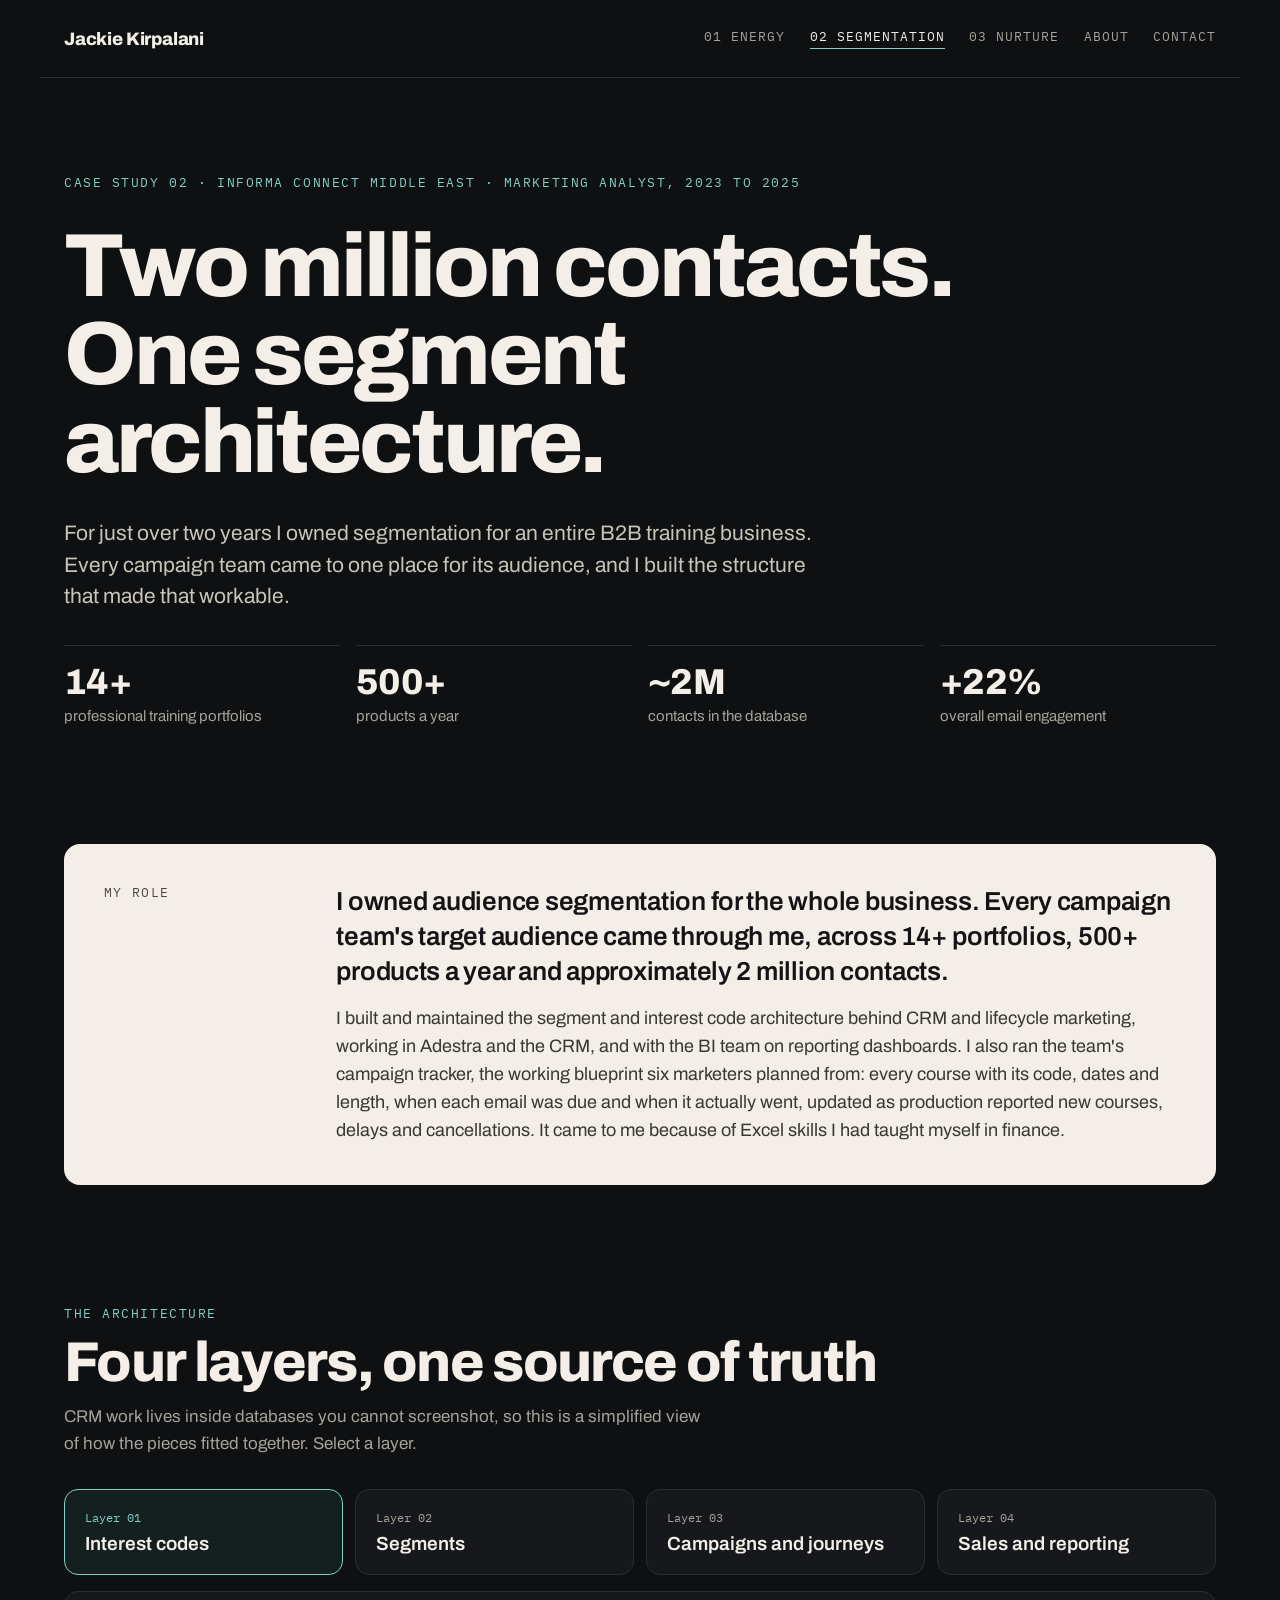
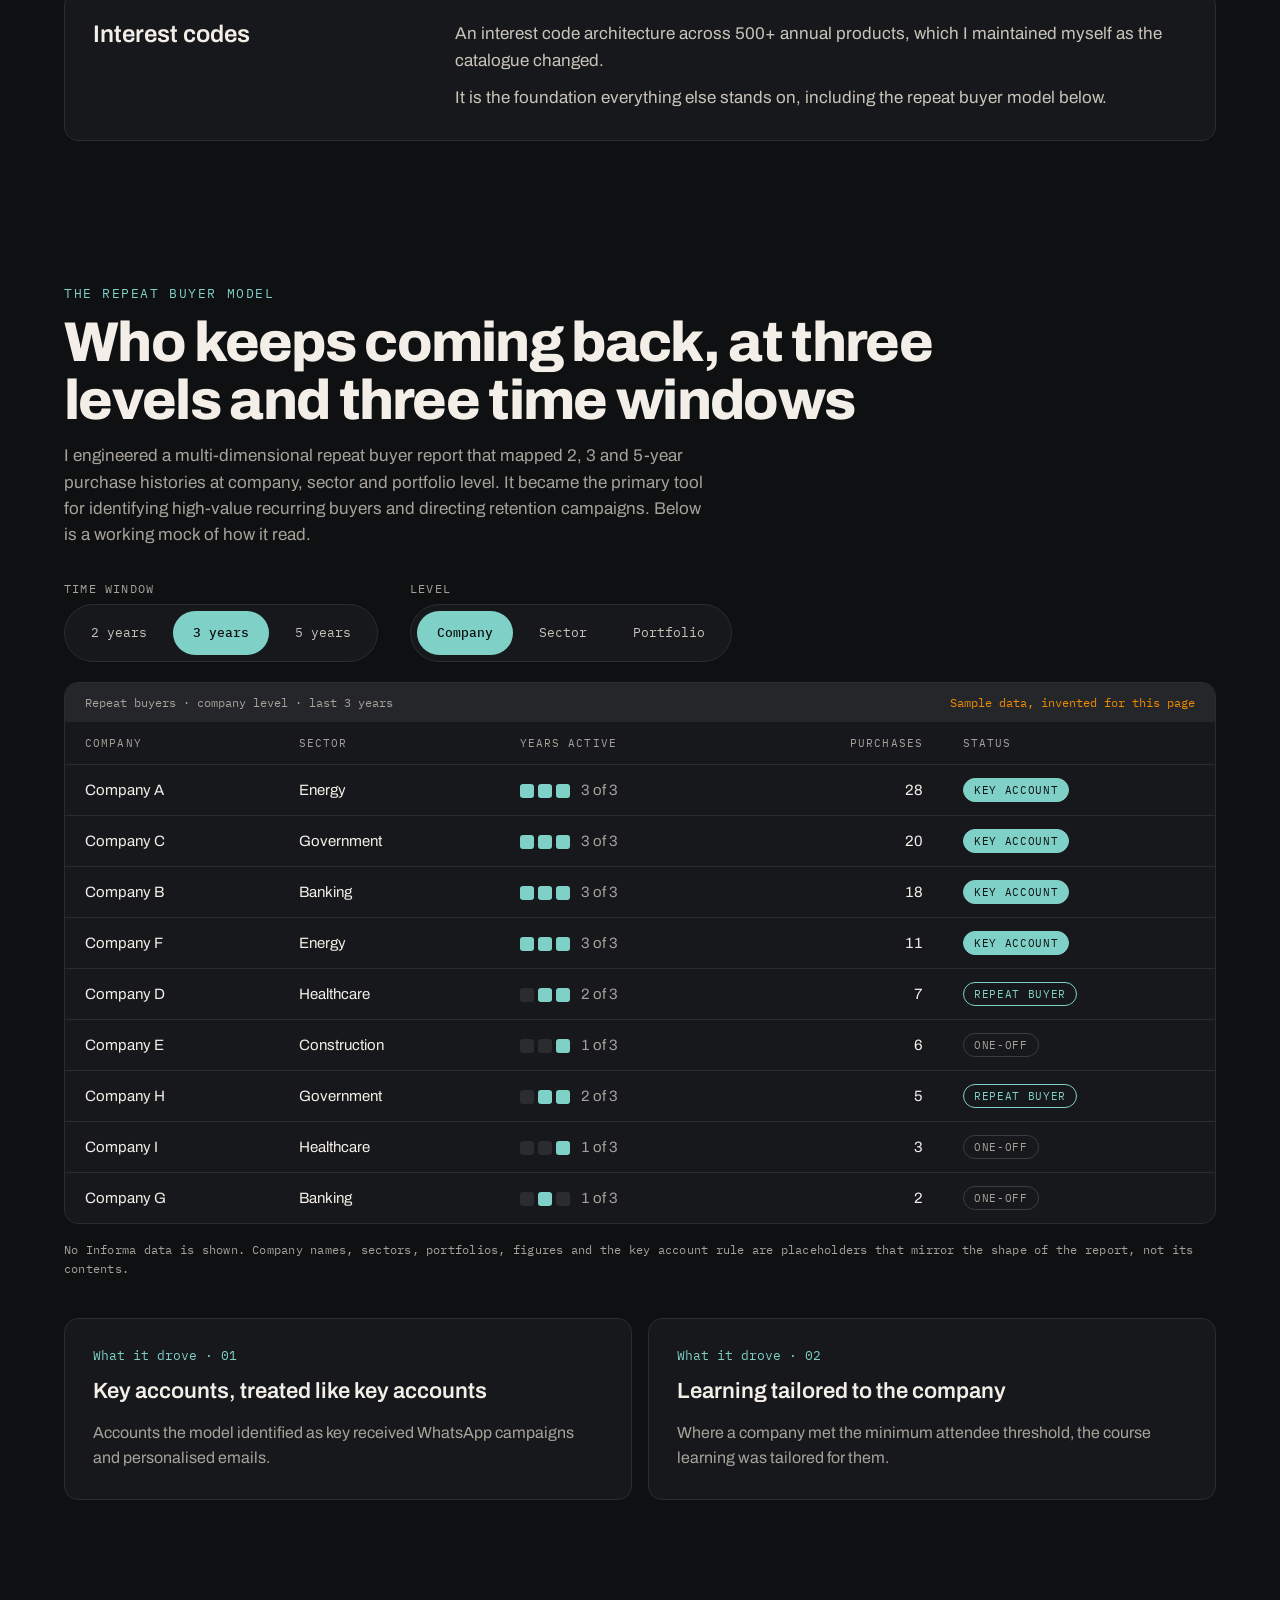
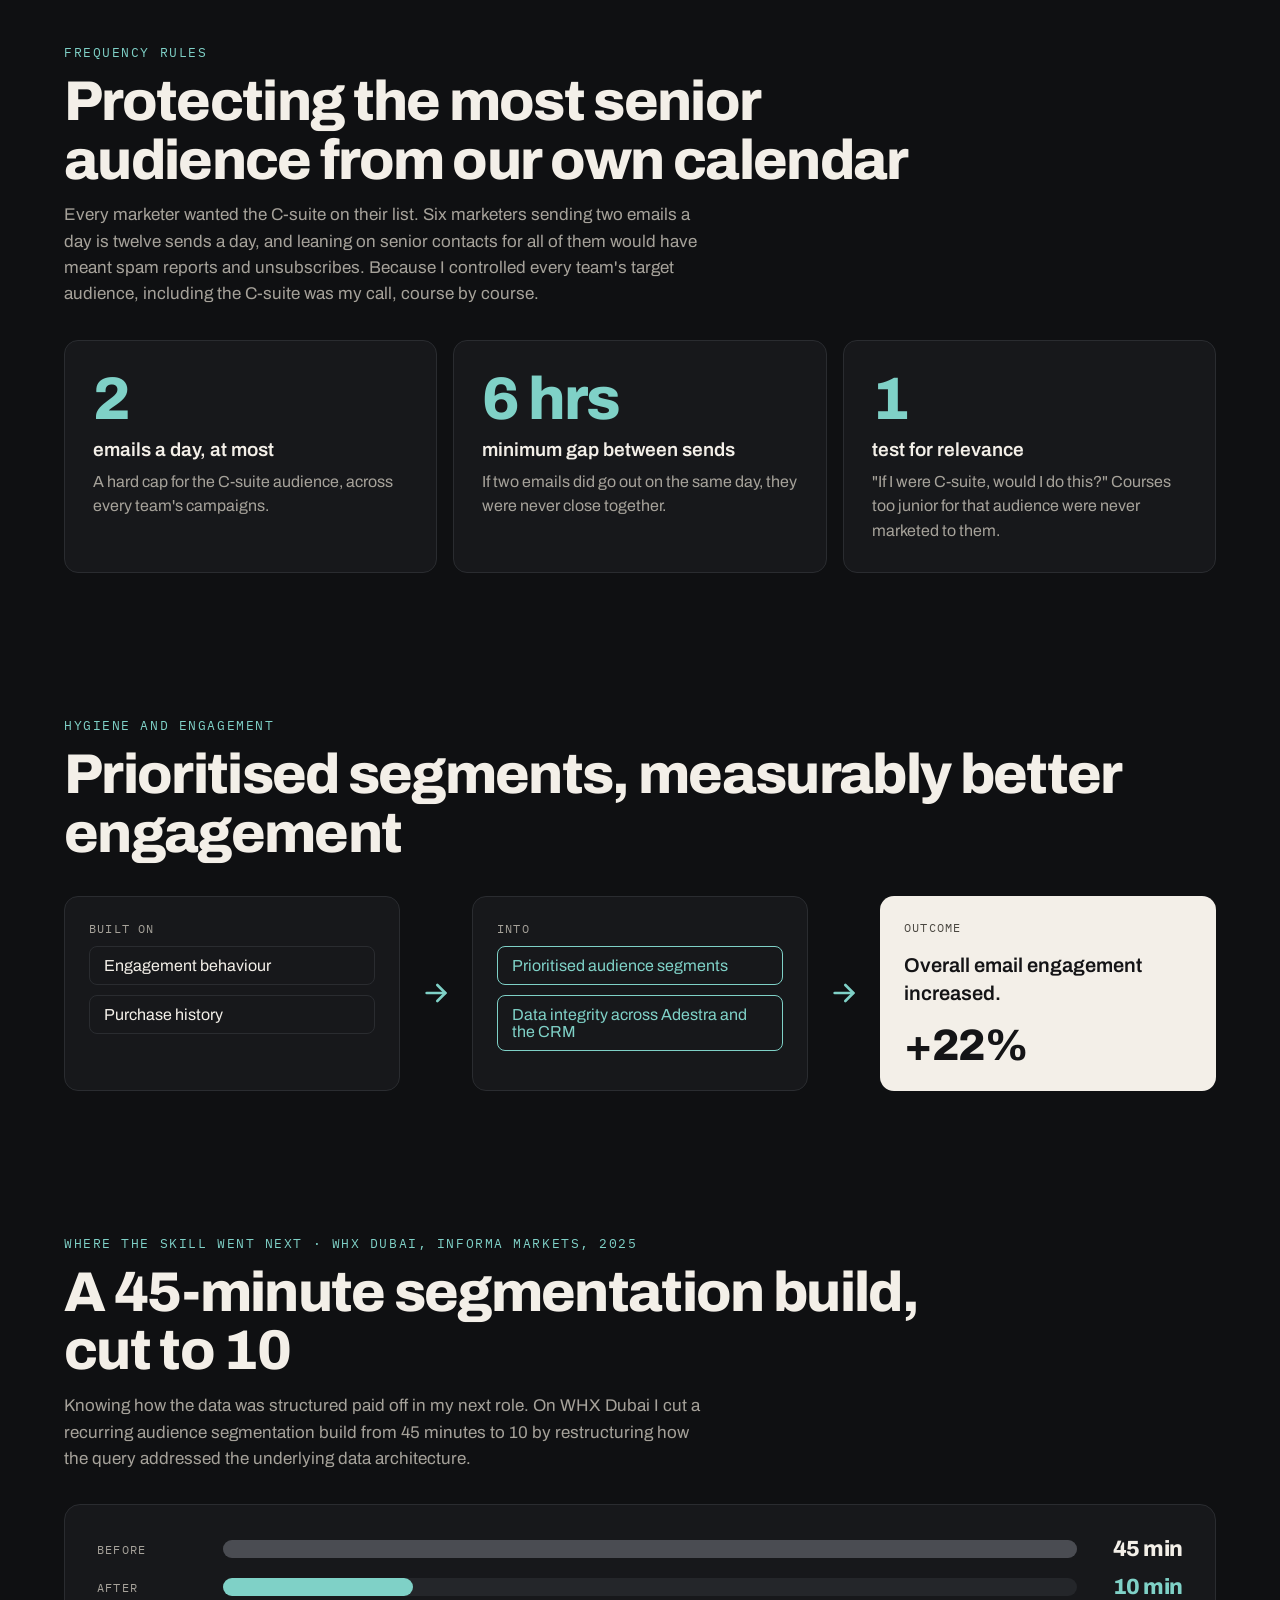
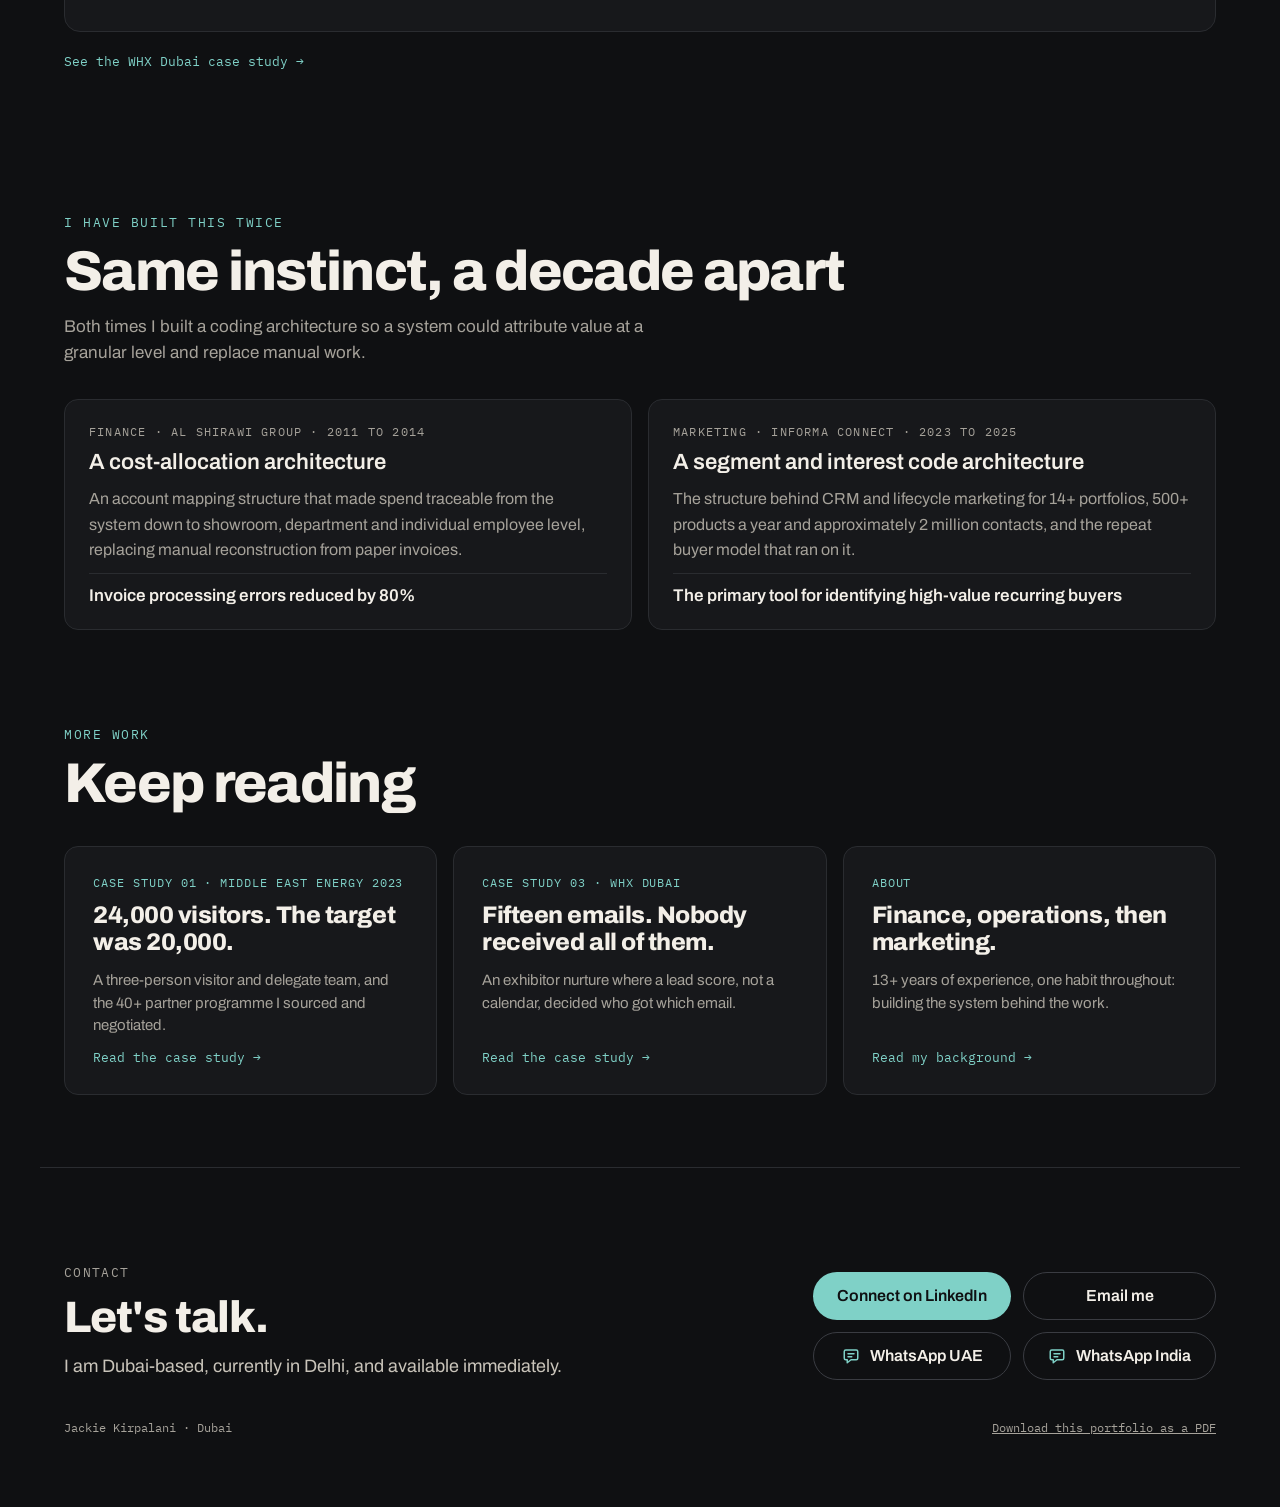
<file: crm-segmentation/index.html>
<!doctype html>
<html lang="en-GB">
<head>
<!-- Google tag (gtag.js) -->
<script async src="https://www.googletagmanager.com/gtag/js?id=G-NKEVRGXLBT"></script>
<script>window.dataLayer=window.dataLayer||[];function gtag(){dataLayer.push(arguments);}gtag('js',new Date());gtag('config','G-NKEVRGXLBT');</script>
<meta charset="utf-8">
<meta name="viewport" content="width=device-width, initial-scale=1">
<title>CRM and segmentation at scale · Jackie Kirpalani</title>
<meta name="description" content="Case study: owning segmentation for a B2B training business with 14+ portfolios, 500+ products a year and a database of approximately 2 million contacts.">
<meta property="og:type" content="website">
<meta property="og:title" content="Two million contacts. One segment architecture.">
<meta property="og:description" content="Owning segmentation for a whole B2B training business, and the repeat buyer model built on top of it.">
<meta property="og:url" content="https://jackiekirpalani.github.io/crm-segmentation/">
<meta property="og:image" content="https://jackiekirpalani.github.io/images/og-segmentation.jpg">
<link rel="canonical" href="https://jackiekirpalani.github.io/crm-segmentation/">
<meta name="twitter:card" content="summary_large_image">
<link rel="icon" href="/favicon.svg" type="image/svg+xml">
<link rel="preconnect" href="https://fonts.googleapis.com">
<link rel="preconnect" href="https://fonts.gstatic.com" crossorigin>
<link href="https://fonts.googleapis.com/css2?family=Archivo:wght@400;500;600;800&family=IBM+Plex+Mono:wght@400;500&display=swap" rel="stylesheet">
<link rel="stylesheet" href="/assets/site.css">
</head>
<body>

<header>
<div class="wrap">
<a class="brand" href="/">Jackie Kirpalani</a>
<nav aria-label="Site">
<a href="/">01 Energy</a>
<a href="/crm-segmentation/" aria-current="page">02 Segmentation</a>
<a href="/whx-exhibitor-nurture/">03 Nurture</a>
<a href="/about/">About</a>
<a href="#contact">Contact</a>
</nav>
</div>
</header>

<main>
<section class="hero">
<div class="wrap">
<div class="kicker">Case study 02 · Informa Connect Middle East · Marketing Analyst, 2023 to 2025</div>
<h1>Two million contacts. One segment architecture.</h1>
<p class="lede">For just over two years I owned segmentation for an entire B2B training business. Every campaign team came to one place for its audience, and I built the structure that made that workable.</p>
<div class="stats">
<div class="stat"><b>14+</b><span>professional training portfolios</span></div>
<div class="stat"><b>500+</b><span>products a year</span></div>
<div class="stat"><b>~2M</b><span>contacts in the database</span></div>
<div class="stat"><b>+22%</b><span>overall email engagement</span></div>
</div>
</div>
</section>

<section id="role" style="padding-top:48px;padding-bottom:48px">
<div class="wrap">
<div class="role">
<span class="label">My role</span>
<div>
<p class="a">I owned audience segmentation for the whole business. Every campaign team's target audience came through me, across 14+ portfolios, 500+ products a year and approximately 2 million contacts.</p>
<p class="b">I built and maintained the segment and interest code architecture behind CRM and lifecycle marketing, working in Adestra and the CRM, and with the BI team on reporting dashboards. I also ran the team's campaign tracker, the working blueprint six marketers planned from: every course with its code, dates and length, when each email was due and when it actually went, updated as production reported new courses, delays and cancellations. It came to me because of Excel skills I had taught myself in finance.</p>
</div>
</div>
</div>
</section>

<section id="architecture">
<div class="wrap">
<div class="head"><span class="kicker">The architecture</span><h2 class="h2">Four layers, one source of truth</h2><p class="sub">CRM work lives inside databases you cannot screenshot, so this is a simplified view of how the pieces fitted together. Select a layer.</p></div>
<div class="layers" role="group" aria-label="Architecture layers">
<button type="button" class="layer" data-k="codes" aria-pressed="true"><span class="n">Layer 01</span><b>Interest codes</b></button>
<button type="button" class="layer" data-k="segments" aria-pressed="false"><span class="n">Layer 02</span><b>Segments</b></button>
<button type="button" class="layer" data-k="campaigns" aria-pressed="false"><span class="n">Layer 03</span><b>Campaigns and journeys</b></button>
<button type="button" class="layer" data-k="outputs" aria-pressed="false"><span class="n">Layer 04</span><b>Sales and reporting</b></button>
</div>
<div class="card detail" id="layerDetail" aria-live="polite">
<h3 id="layerTitle">Interest codes</h3>
<div id="layerBody"><p>An interest code architecture across 500+ annual products, which I maintained myself as the catalogue changed.</p><p>It is the foundation everything else stands on, including the repeat buyer model below.</p></div>
</div>
</div>
</section>

<section id="model">
<div class="wrap">
<div class="head"><span class="kicker">The repeat buyer model</span><h2 class="h2" style="max-width:900px">Who keeps coming back, at three levels and three time windows</h2><p class="sub">I engineered a multi-dimensional repeat buyer report that mapped 2, 3 and 5-year purchase histories at company, sector and portfolio level. It became the primary tool for identifying high-value recurring buyers and directing retention campaigns. Below is a working mock of how it read.</p></div>
<div class="controls">
<div><span class="label">Time window</span><div class="card seg" role="group" aria-label="Time window" id="segWin">
<button type="button" data-w="2" aria-pressed="false">2 years</button>
<button type="button" data-w="3" aria-pressed="true">3 years</button>
<button type="button" data-w="5" aria-pressed="false">5 years</button>
</div></div>
<div><span class="label">Level</span><div class="card seg" role="group" aria-label="Level" id="segLvl">
<button type="button" data-l="company" aria-pressed="true">Company</button>
<button type="button" data-l="sector" aria-pressed="false">Sector</button>
<button type="button" data-l="portfolio" aria-pressed="false">Portfolio</button>
</div></div>
</div>
<div class="card mock">
<div class="mock-top"><span id="mockTitle">Repeat buyers · company level · last 3 years</span><span class="flag">Sample data, invented for this page</span></div>
<div class="tblwrap"><table class="rb" id="rbTable"><thead></thead><tbody></tbody></table></div>
</div>
<p class="note" style="margin:16px 0 0">No Informa data is shown. Company names, sectors, portfolios, figures and the key account rule are placeholders that mirror the shape of the report, not its contents.</p>

<div class="two" style="margin-top:40px">
<div class="card panel"><span class="n">What it drove · 01</span><h3>Key accounts, treated like key accounts</h3><p>Accounts the model identified as key received WhatsApp campaigns and personalised emails.</p></div>
<div class="card panel"><span class="n">What it drove · 02</span><h3>Learning tailored to the company</h3><p>Where a company met the minimum attendee threshold, the course learning was tailored for them.</p></div>
</div>
</div>
</section>

<section id="rules">
<div class="wrap">
<div class="head"><span class="kicker">Frequency rules</span><h2 class="h2" style="max-width:900px">Protecting the most senior audience from our own calendar</h2><p class="sub">Every marketer wanted the C-suite on their list. Six marketers sending two emails a day is twelve sends a day, and leaning on senior contacts for all of them would have meant spam reports and unsubscribes. Because I controlled every team's target audience, including the C-suite was my call, course by course.</p></div>
<div class="rules">
<div class="card rule"><b>2</b><strong>emails a day, at most</strong><span>A hard cap for the C-suite audience, across every team's campaigns.</span></div>
<div class="card rule"><b>6 hrs</b><strong>minimum gap between sends</strong><span>If two emails did go out on the same day, they were never close together.</span></div>
<div class="card rule"><b>1</b><strong>test for relevance</strong><span>"If I were C-suite, would I do this?" Courses too junior for that audience were never marketed to them.</span></div>
</div>
</div>
</section>

<section id="hygiene">
<div class="wrap">
<div class="head"><span class="kicker">Hygiene and engagement</span><h2 class="h2">Prioritised segments, measurably better engagement</h2></div>
<div class="engine">
<div class="card col"><span class="label">Built on</span><span class="chip">Engagement behaviour</span><span class="chip">Purchase history</span></div>
<div class="arrow"><svg aria-hidden="true" width="32" height="32" viewBox="0 0 24 24" fill="none" stroke="#7FD1C7" stroke-width="2" stroke-linecap="round" stroke-linejoin="round"><path d="M5 12h14"/><path d="M13 6l6 6-6 6"/></svg></div>
<div class="card col"><span class="label">Into</span><span class="chip on">Prioritised audience segments</span><span class="chip on">Data integrity across Adestra and the CRM</span></div>
<div class="arrow"><svg aria-hidden="true" width="32" height="32" viewBox="0 0 24 24" fill="none" stroke="#7FD1C7" stroke-width="2" stroke-linecap="round" stroke-linejoin="round"><path d="M5 12h14"/><path d="M13 6l6 6-6 6"/></svg></div>
<div class="out"><span class="label">Outcome</span><p>Overall email engagement increased.</p><b>+22%</b></div>
</div>
</div>
</section>

<section id="speed">
<div class="wrap">
<div class="head"><span class="kicker">Where the skill went next · WHX Dubai, Informa Markets, 2025</span><h2 class="h2" style="max-width:900px">A 45-minute segmentation build, cut to 10</h2><p class="sub">Knowing how the data was structured paid off in my next role. On WHX Dubai I cut a recurring audience segmentation build from 45 minutes to 10 by restructuring how the query addressed the underlying data architecture.</p></div>
<div class="card ba" role="img" aria-label="Segmentation build time cut from 45 minutes to 10 minutes">
<div class="row was"><span class="label">Before</span><div class="track"><i></i></div><span class="v">45 min</span></div>
<div class="row now"><span class="label">After</span><div class="track"><i></i></div><span class="v">10 min</span></div>
</div>
<p style="margin:20px 0 0"><a class="mono" style="font-size:13px;text-decoration:none" href="/whx-exhibitor-nurture/">See the WHX Dubai case study →</a></p>
</div>
</section>

<section id="twice">
<div class="wrap">
<div class="head"><span class="kicker">I have built this twice</span><h2 class="h2" style="max-width:900px">Same instinct, a decade apart</h2><p class="sub">Both times I built a coding architecture so a system could attribute value at a granular level and replace manual work.</p></div>
<div class="twice">
<div class="card col"><span class="label">Finance · Al Shirawi Group · 2011 to 2014</span><h3>A cost-allocation architecture</h3><p>An account mapping structure that made spend traceable from the system down to showroom, department and individual employee level, replacing manual reconstruction from paper invoices.</p><span class="res">Invoice processing errors reduced by 80%</span></div>
<div class="card col"><span class="label">Marketing · Informa Connect · 2023 to 2025</span><h3>A segment and interest code architecture</h3><p>The structure behind CRM and lifecycle marketing for 14+ portfolios, 500+ products a year and approximately 2 million contacts, and the repeat buyer model that ran on it.</p><span class="res">The primary tool for identifying high-value recurring buyers</span></div>
</div>
</div>
</section>

<section id="more" style="padding-top:24px">
<div class="wrap">
<div class="head"><span class="kicker">More work</span><h2 class="h2">Keep reading</h2></div>
<div class="more-grid">
<a class="card work" href="/"><span class="n">Case study 01 · Middle East Energy 2023</span><b>24,000 visitors. The target was 20,000.</b><span class="d">A three-person visitor and delegate team, and the 40+ partner programme I sourced and negotiated.</span><span class="go">Read the case study →</span></a>
<a class="card work" href="/whx-exhibitor-nurture/"><span class="n">Case study 03 · WHX Dubai</span><b>Fifteen emails. Nobody received all of them.</b><span class="d">An exhibitor nurture where a lead score, not a calendar, decided who got which email.</span><span class="go">Read the case study →</span></a>
<a class="card work" href="/about/"><span class="n">About</span><b>Finance, operations, then marketing.</b><span class="d">13+ years of experience, one habit throughout: building the system behind the work.</span><span class="go">Read my background →</span></a>
</div>
</div>
</section>
</main>

<footer id="contact">
<div class="wrap">
<div class="foot">
<div class="next"><span class="label" style="font-size:13px">Contact</span><b>Let's talk.</b><p>I am Dubai-based, currently in Delhi, and available immediately.</p></div>
<div class="ctas-main"><a class="pill solid" href="https://www.linkedin.com/in/jackiekirpalani/">Connect on LinkedIn</a><a class="pill ghost" href="mailto:jackie.kirpalani@gmail.com">Email me</a><a class="pill ghost wa" href="https://wa.me/971503264959?text=Hi%20Jackie%2C%20I%20came%20across%20your%20portfolio." aria-label="Message me on WhatsApp, UAE number"><svg aria-hidden="true" width="18" height="18" viewBox="0 0 24 24" fill="none" stroke="currentColor" stroke-width="2" stroke-linecap="round" stroke-linejoin="round"><path d="M5 4h14a2 2 0 0 1 2 2v9a2 2 0 0 1-2 2h-7l-5 4v-4H5a2 2 0 0 1-2-2V6a2 2 0 0 1 2-2z"/><path d="M8 9h8M8 13h5"/></svg><span>WhatsApp UAE</span></a><a class="pill ghost wa" href="https://wa.me/918287656901?text=Hi%20Jackie%2C%20I%20came%20across%20your%20portfolio." aria-label="Message me on WhatsApp, India number"><svg aria-hidden="true" width="18" height="18" viewBox="0 0 24 24" fill="none" stroke="currentColor" stroke-width="2" stroke-linecap="round" stroke-linejoin="round"><path d="M5 4h14a2 2 0 0 1 2 2v9a2 2 0 0 1-2 2h-7l-5 4v-4H5a2 2 0 0 1-2-2V6a2 2 0 0 1 2-2z"/><path d="M8 9h8M8 13h5"/></svg><span>WhatsApp India</span></a></div>
</div>
<div class="footline"><span>Jackie Kirpalani · Dubai</span><a href="/Jackie_Kirpalani_Portfolio.pdf">Download this portfolio as a PDF</a></div>
</div>
</footer>

<script>
(function(){
  /* architecture layers */
  var L={
    codes:['Interest codes',['An interest code architecture across 500+ annual products, which I maintained myself as the catalogue changed.','It is the foundation everything else stands on, including the repeat buyer model below.']],
    segments:['Segments',['Audience segments built on engagement behaviour, purchase history and industry vertical.','Every team\'s target audience came through me.']],
    campaigns:['Campaigns and journeys',['Targeted CRM campaigns through Adestra: email, WhatsApp, promotional newsletters and automated nurture flows.','Automated retention journeys ran across the 500+ product portfolio.']],
    outputs:['Sales and reporting',['Scored calling lists gave the telesales team a prioritised order of who to ring.','I partnered with the BI team on the performance dashboards.']]
  };
  var lt=document.getElementById('layerTitle'),lb=document.getElementById('layerBody'),btns=document.querySelectorAll('.layer');
  function esc(s){return s.replace(/&/g,'&amp;').replace(/</g,'&lt;');}
  btns.forEach(function(b){b.addEventListener('click',function(){
    btns.forEach(function(x){x.setAttribute('aria-pressed',x===b)});
    var d=L[b.getAttribute('data-k')];lt.textContent=d[0];lb.innerHTML=d[1].map(function(p){return '<p>'+esc(p)+'</p>'}).join('');
  })});

  /* repeat buyer mock: invented sample data, oldest year first */
  var P=['Project management','HR','Finance','Leadership'];
  var C=[
    ['Company A','Energy',     [[3,0,0,1],[4,0,1,1],[5,1,0,2],[6,0,1,2],[7,1,1,2]]],
    ['Company B','Banking',    [[0,0,2,0],[0,1,3,0],[0,0,4,1],[0,1,4,1],[0,1,5,1]]],
    ['Company C','Government', [[2,2,0,0],[0,0,0,0],[3,2,0,1],[2,3,0,1],[3,3,0,2]]],
    ['Company D','Healthcare', [[0,1,0,0],[0,2,0,0],[0,0,0,0],[0,3,0,1],[0,2,0,1]]],
    ['Company E','Construction',[[4,0,0,0],[3,0,0,0],[0,0,0,0],[0,0,0,0],[5,0,1,0]]],
    ['Company F','Energy',     [[0,0,0,0],[0,0,0,0],[2,0,0,0],[3,0,0,1],[3,1,0,1]]],
    ['Company G','Banking',    [[0,0,1,0],[0,0,0,0],[0,0,0,0],[0,0,2,0],[0,0,0,0]]],
    ['Company H','Government', [[0,0,0,0],[0,0,0,0],[0,0,0,0],[0,2,0,0],[1,2,0,0]]],
    ['Company I','Healthcare', [[0,0,0,0],[0,0,0,0],[0,0,0,0],[0,0,0,0],[0,0,0,3]]],
    ['Company J','Construction',[[1,0,0,0],[0,0,0,0],[0,0,0,0],[0,0,0,0],[0,0,0,0]]]
  ];
  var win=3,lvl='company';
  var th=document.querySelector('#rbTable thead'),tb=document.querySelector('#rbTable tbody'),mt=document.getElementById('mockTitle');
  function sum(a){return a.reduce(function(x,y){return x+y},0);}
  function rows(){
    return C.map(function(c){
      var yrs=c[2].slice(5-win),act=yrs.map(function(y){return sum(y)>0}),n=act.filter(Boolean).length,tot=sum(yrs.map(sum));
      var byP=P.map(function(_,i){return sum(yrs.map(function(y){return y[i]}))});
      return {name:c[0],sector:c[1],act:act,n:n,tot:tot,byP:byP,rep:n>=2,key:n===win&&tot>=win*3};
    });
  }
  function dots(a){return '<span class="yrs" aria-hidden="true">'+a.map(function(o){return '<i'+(o?' class="on"':'')+'></i>'}).join('')+'</span>';}
  function draw(){
    var r=rows(),h,b;
    mt.textContent='Repeat buyers · '+lvl+' level · last '+win+' years';
    if(lvl==='company'){
      r=r.filter(function(x){return x.tot>0}).sort(function(a,b){return b.tot-a.tot});
      h=['Company','Sector','Years active','Purchases','Status'];
      b=r.map(function(x){
        var tag=x.key?'<span class="tag key">Key account</span>':x.rep?'<span class="tag rep">Repeat buyer</span>':'<span class="tag">One-off</span>';
        return '<tr><td>'+x.name+'</td><td>'+x.sector+'</td><td>'+dots(x.act)+' <span class="muted" style="margin-left:8px">'+x.n+' of '+win+'</span></td><td class="num">'+x.tot+'</td><td>'+tag+'</td></tr>';
      });
    }else{
      var keys=lvl==='sector'?['Energy','Banking','Government','Healthcare','Construction']:P;
      var agg=keys.map(function(k,i){
        var buyers=0,rep=0,tot=0;
        r.forEach(function(x){
          var v=lvl==='sector'?(x.sector===k?x.tot:0):x.byP[i];
          if(v>0){buyers++;tot+=v;if(x.rep)rep++;}
        });
        return {k:k,buyers:buyers,rep:rep,tot:tot};
      }).sort(function(a,b){return b.tot-a.tot});
      var max=Math.max.apply(null,agg.map(function(a){return a.tot}))||1;
      h=[lvl==='sector'?'Sector':'Portfolio','Buying companies','Of which repeat','Purchases','Share'];
      b=agg.map(function(a){return '<tr><td>'+a.k+'</td><td class="num">'+a.buyers+'</td><td class="num">'+a.rep+'</td><td class="num">'+a.tot+'</td><td><div class="sharebar"><i style="width:'+Math.round(a.tot/max*100)+'%"></i></div></td></tr>'});
    }
    th.innerHTML='<tr>'+h.map(function(x,i){return '<th'+((x==='Purchases'||x==='Buying companies'||x==='Of which repeat')?' class="num"':'')+'>'+x+'</th>'}).join('')+'</tr>';
    tb.innerHTML=b.join('');
  }
  function bind(id,attr,fn){var bs=document.querySelectorAll('#'+id+' button');bs.forEach(function(x){x.addEventListener('click',function(){bs.forEach(function(y){y.setAttribute('aria-pressed',y===x)});fn(x.getAttribute(attr));draw();})});}
  bind('segWin','data-w',function(v){win=+v});
  bind('segLvl','data-l',function(v){lvl=v});
  draw();
})();
</script>
</body>
</html>
</file>
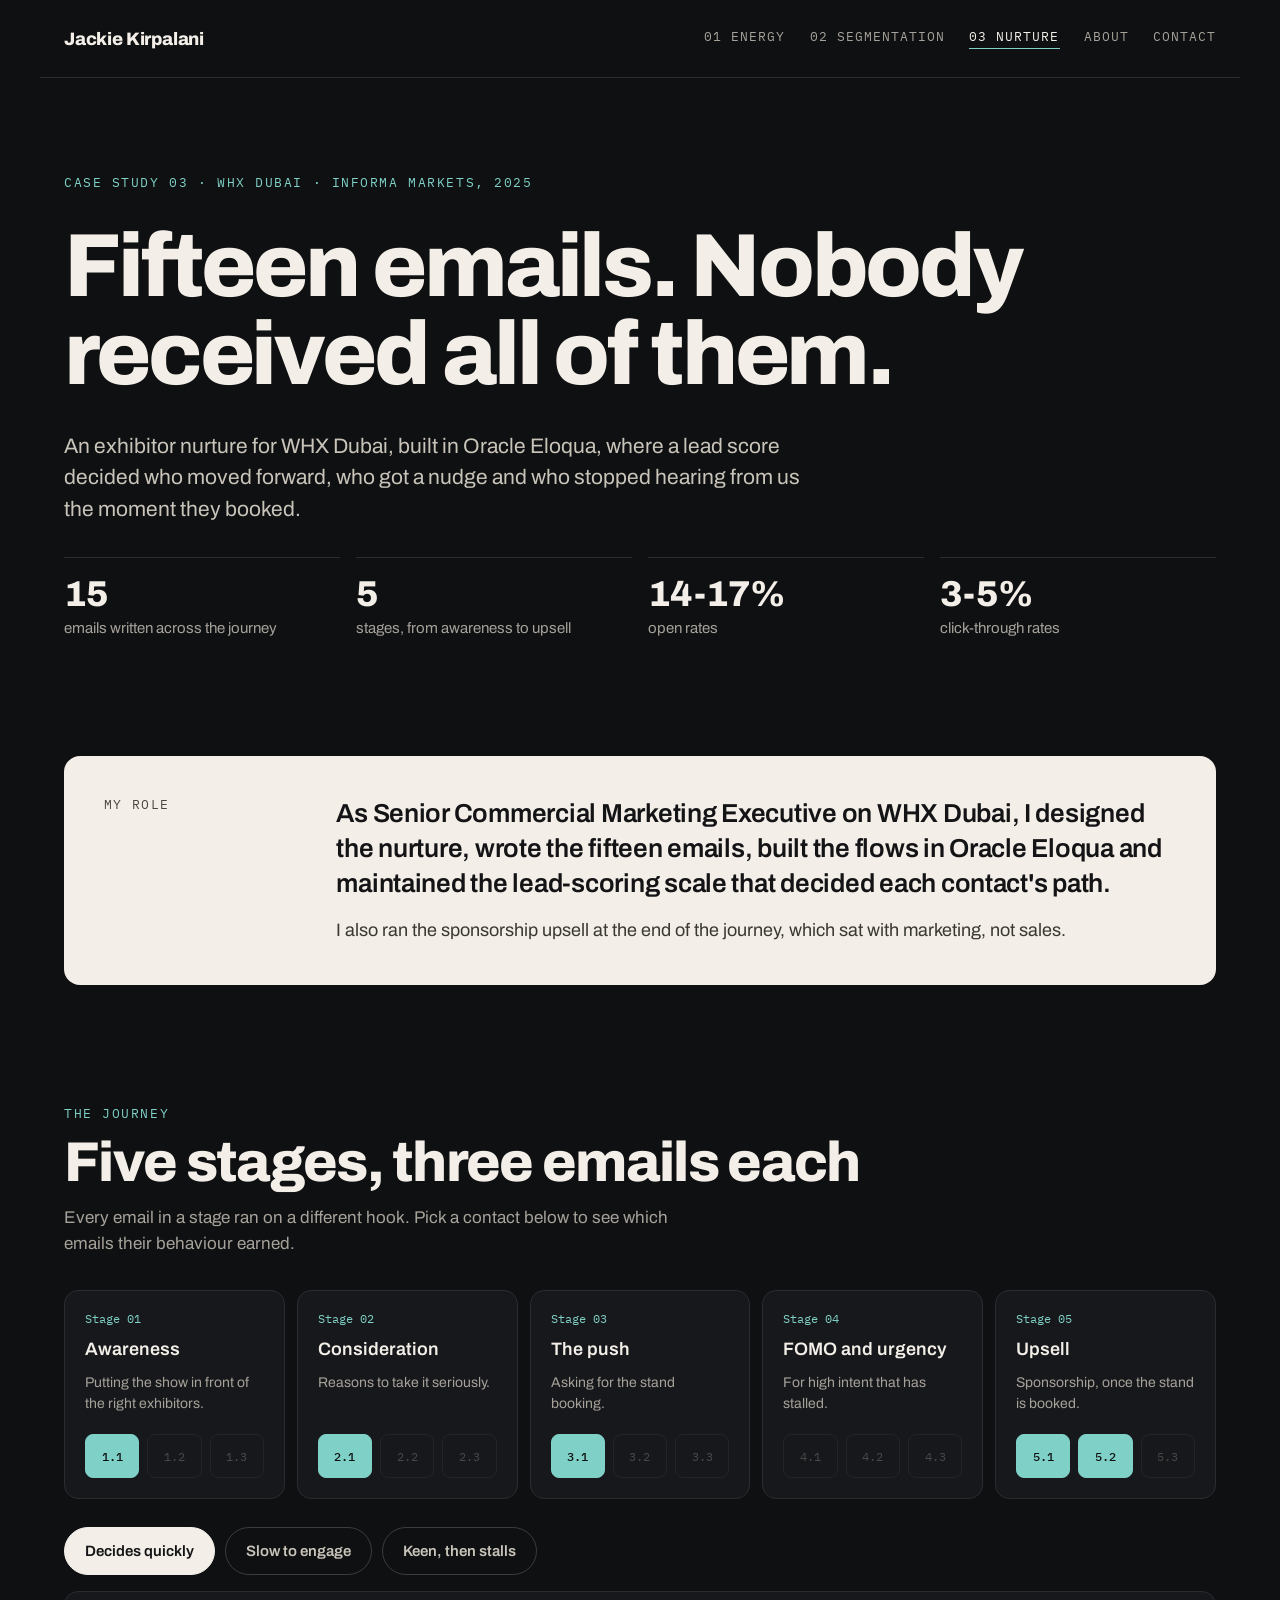
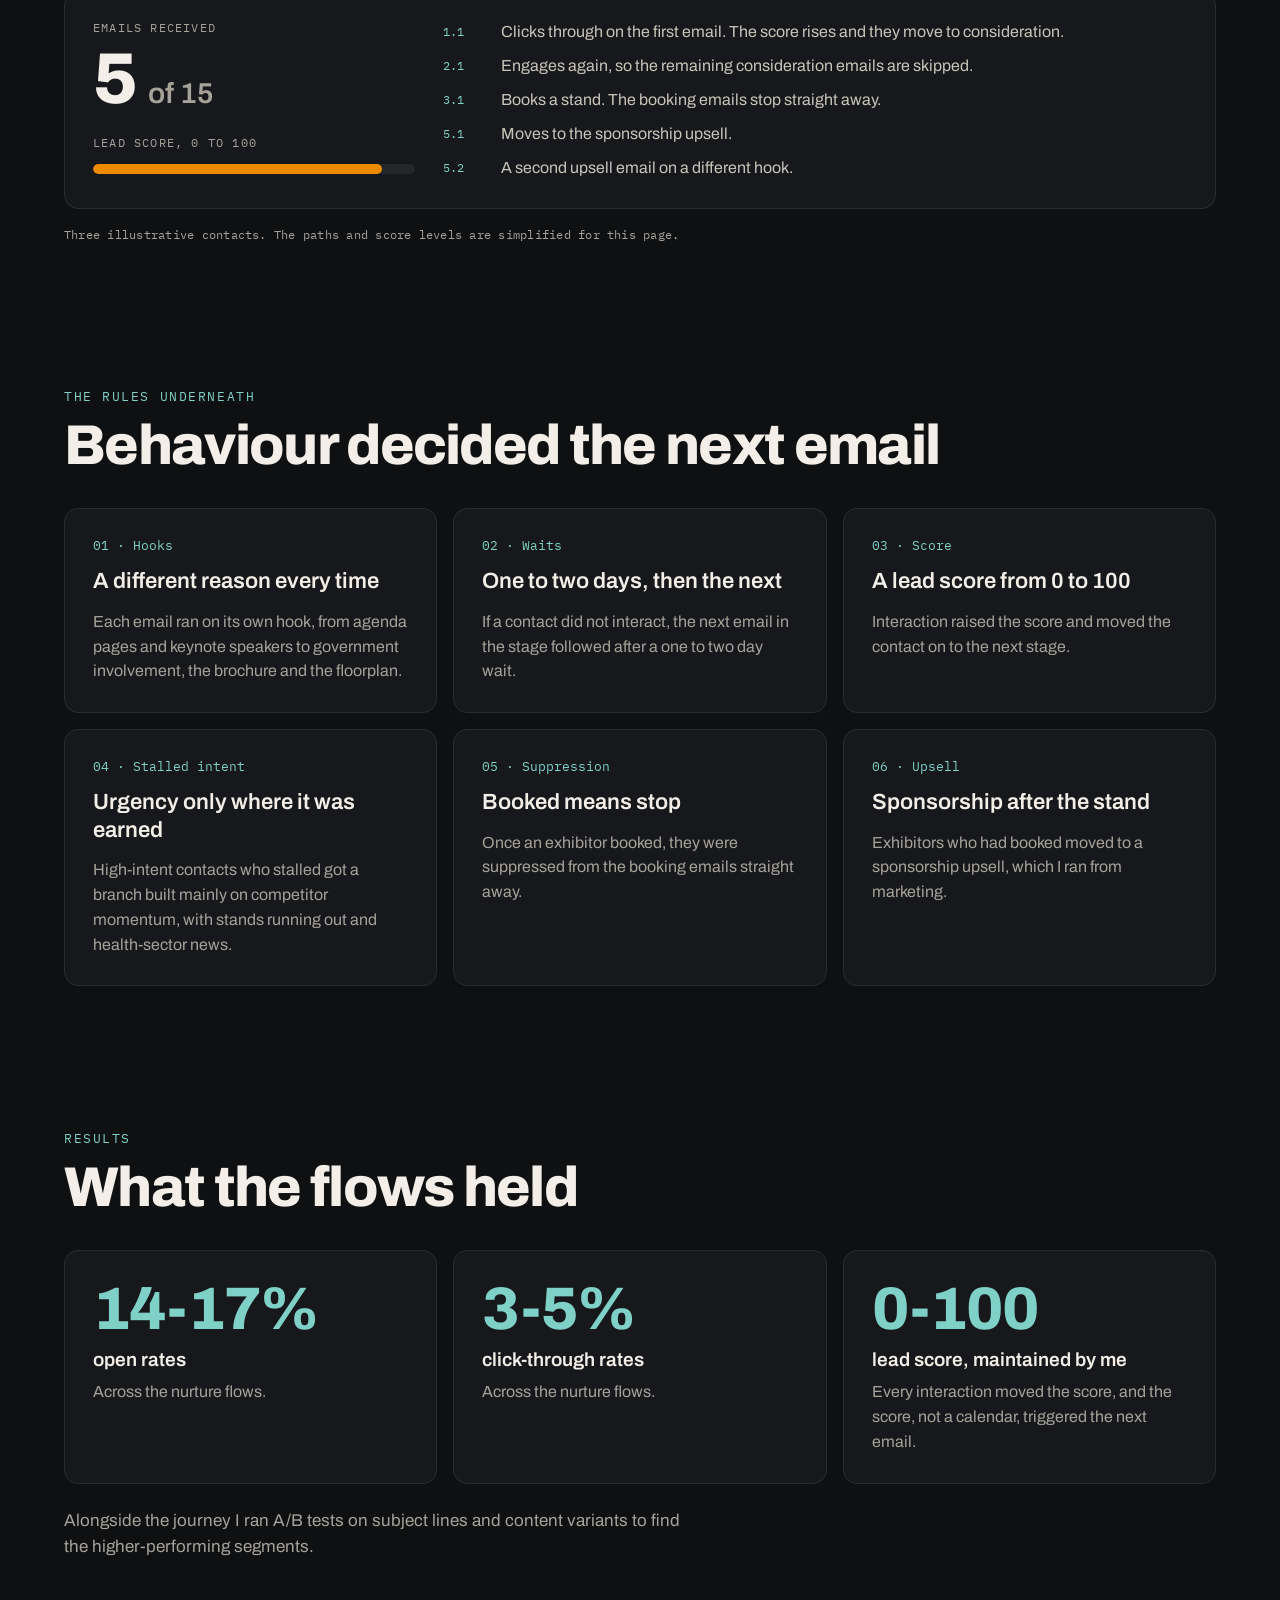
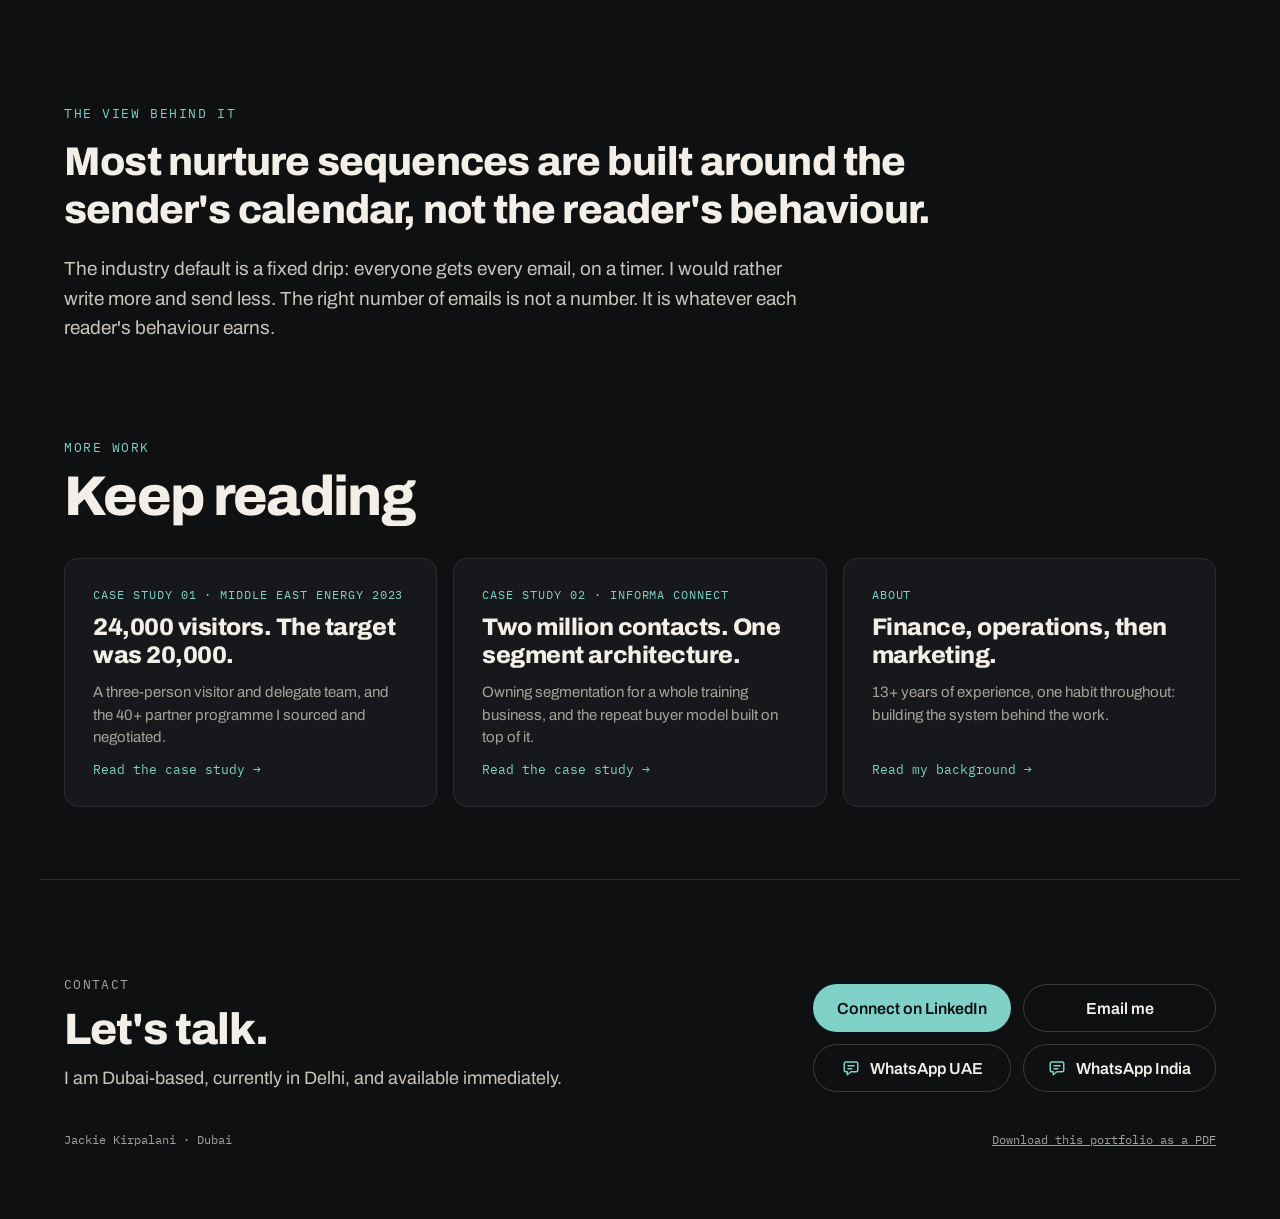
<file: whx-exhibitor-nurture/index.html>
<!doctype html>
<html lang="en-GB">
<head>
<!-- Google tag (gtag.js) -->
<script async src="https://www.googletagmanager.com/gtag/js?id=G-NKEVRGXLBT"></script>
<script>window.dataLayer=window.dataLayer||[];function gtag(){dataLayer.push(arguments);}gtag('js',new Date());gtag('config','G-NKEVRGXLBT');</script>
<meta charset="utf-8">
<meta name="viewport" content="width=device-width, initial-scale=1">
<title>WHX Dubai exhibitor nurture · Jackie Kirpalani</title>
<meta name="description" content="Case study: a fifteen-email, five-stage exhibitor nurture for WHX Dubai, built in Oracle Eloqua and driven by a lead score. 14 to 17% open rates and 3 to 5% click-through.">
<meta property="og:type" content="website">
<meta property="og:title" content="Fifteen emails. Nobody received all of them.">
<meta property="og:description" content="An exhibitor nurture for WHX Dubai where a lead score, not a calendar, decided who got which email.">
<meta property="og:url" content="https://jackiekirpalani.github.io/whx-exhibitor-nurture/">
<meta property="og:image" content="https://jackiekirpalani.github.io/images/og-nurture.jpg">
<link rel="canonical" href="https://jackiekirpalani.github.io/whx-exhibitor-nurture/">
<meta name="twitter:card" content="summary_large_image">
<link rel="icon" href="/favicon.svg" type="image/svg+xml">
<link rel="preconnect" href="https://fonts.googleapis.com">
<link rel="preconnect" href="https://fonts.gstatic.com" crossorigin>
<link href="https://fonts.googleapis.com/css2?family=Archivo:wght@400;500;600;800&family=IBM+Plex+Mono:wght@400;500&display=swap" rel="stylesheet">
<link rel="stylesheet" href="/assets/site.css">
</head>
<body>

<header>
<div class="wrap">
<a class="brand" href="/">Jackie Kirpalani</a>
<nav aria-label="Site">
<a href="/">01 Energy</a>
<a href="/crm-segmentation/">02 Segmentation</a>
<a href="/whx-exhibitor-nurture/" aria-current="page">03 Nurture</a>
<a href="/about/">About</a>
<a href="#contact">Contact</a>
</nav>
</div>
</header>

<main>
<section class="hero">
<div class="wrap">
<div class="kicker">Case study 03 · WHX Dubai · Informa Markets, 2025</div>
<h1>Fifteen emails. Nobody received all of them.</h1>
<p class="lede">An exhibitor nurture for WHX Dubai, built in Oracle Eloqua, where a lead score decided who moved forward, who got a nudge and who stopped hearing from us the moment they booked.</p>
<div class="stats">
<div class="stat"><b>15</b><span>emails written across the journey</span></div>
<div class="stat"><b>5</b><span>stages, from awareness to upsell</span></div>
<div class="stat"><b>14-17%</b><span>open rates</span></div>
<div class="stat"><b>3-5%</b><span>click-through rates</span></div>
</div>
</div>
</section>

<section id="role" style="padding-top:48px;padding-bottom:48px">
<div class="wrap">
<div class="role">
<span class="label">My role</span>
<div>
<p class="a">As Senior Commercial Marketing Executive on WHX Dubai, I designed the nurture, wrote the fifteen emails, built the flows in Oracle Eloqua and maintained the lead-scoring scale that decided each contact's path.</p>
<p class="b">I also ran the sponsorship upsell at the end of the journey, which sat with marketing, not sales.</p>
</div>
</div>
</div>
</section>

<section id="stages">
<div class="wrap">
<div class="head"><span class="kicker">The journey</span><h2 class="h2">Five stages, three emails each</h2><p class="sub">Every email in a stage ran on a different hook. Pick a contact below to see which emails their behaviour earned.</p></div>

<div class="flow" id="flow">
<article class="card fstage"><span class="n">Stage 01</span><h3>Awareness</h3><p>Putting the show in front of the right exhibitors.</p><div class="mails"><span class="mail" data-id="1.1">1.1</span><span class="mail" data-id="1.2">1.2</span><span class="mail" data-id="1.3">1.3</span></div></article>
<article class="card fstage"><span class="n">Stage 02</span><h3>Consideration</h3><p>Reasons to take it seriously.</p><div class="mails"><span class="mail" data-id="2.1">2.1</span><span class="mail" data-id="2.2">2.2</span><span class="mail" data-id="2.3">2.3</span></div></article>
<article class="card fstage"><span class="n">Stage 03</span><h3>The push</h3><p>Asking for the stand booking.</p><div class="mails"><span class="mail" data-id="3.1">3.1</span><span class="mail" data-id="3.2">3.2</span><span class="mail" data-id="3.3">3.3</span></div></article>
<article class="card fstage"><span class="n">Stage 04</span><h3>FOMO and urgency</h3><p>For high intent that has stalled.</p><div class="mails"><span class="mail" data-id="4.1">4.1</span><span class="mail" data-id="4.2">4.2</span><span class="mail" data-id="4.3">4.3</span></div></article>
<article class="card fstage"><span class="n">Stage 05</span><h3>Upsell</h3><p>Sponsorship, once the stand is booked.</p><div class="mails"><span class="mail" data-id="5.1">5.1</span><span class="mail" data-id="5.2">5.2</span><span class="mail" data-id="5.3">5.3</span></div></article>
</div>

<div class="pathbar" role="group" aria-label="Follow a contact">
<button type="button" class="pathbtn" data-p="quick" aria-pressed="true">Decides quickly</button>
<button type="button" class="pathbtn" data-p="slow" aria-pressed="false">Slow to engage</button>
<button type="button" class="pathbtn" data-p="stall" aria-pressed="false">Keen, then stalls</button>
</div>
<div class="card pathout" aria-live="polite">
<div class="tally"><span class="label">Emails received</span><b><span id="got">5</span> <small>of 15</small></b><span class="label" style="margin-top:12px">Lead score, 0 to 100</span><div class="scorebar"><i id="score" style="width:0%"></i></div></div>
<ol id="steps"></ol>
</div>
<p class="note" style="margin:16px 0 0">Three illustrative contacts. The paths and score levels are simplified for this page.</p>
</div>
</section>

<section id="rules">
<div class="wrap">
<div class="head"><span class="kicker">The rules underneath</span><h2 class="h2">Behaviour decided the next email</h2></div>
<div class="grid3">
<article class="card stage"><span class="n">01 · Hooks</span><h3>A different reason every time</h3><p>Each email ran on its own hook, from agenda pages and keynote speakers to government involvement, the brochure and the floorplan.</p></article>
<article class="card stage"><span class="n">02 · Waits</span><h3>One to two days, then the next</h3><p>If a contact did not interact, the next email in the stage followed after a one to two day wait.</p></article>
<article class="card stage"><span class="n">03 · Score</span><h3>A lead score from 0 to 100</h3><p>Interaction raised the score and moved the contact on to the next stage.</p></article>
<article class="card stage"><span class="n">04 · Stalled intent</span><h3>Urgency only where it was earned</h3><p>High-intent contacts who stalled got a branch built mainly on competitor momentum, with stands running out and health-sector news.</p></article>
<article class="card stage"><span class="n">05 · Suppression</span><h3>Booked means stop</h3><p>Once an exhibitor booked, they were suppressed from the booking emails straight away.</p></article>
<article class="card stage"><span class="n">06 · Upsell</span><h3>Sponsorship after the stand</h3><p>Exhibitors who had booked moved to a sponsorship upsell, which I ran from marketing.</p></article>
</div>
</div>
</section>

<section id="results">
<div class="wrap">
<div class="head"><span class="kicker">Results</span><h2 class="h2">What the flows held</h2></div>
<div class="rules">
<div class="card rule"><b>14-17%</b><strong>open rates</strong><span>Across the nurture flows.</span></div>
<div class="card rule"><b>3-5%</b><strong>click-through rates</strong><span>Across the nurture flows.</span></div>
<div class="card rule"><b>0-100</b><strong>lead score, maintained by me</strong><span>Every interaction moved the score, and the score, not a calendar, triggered the next email.</span></div>
</div>
<p class="sub" style="margin-top:24px">Alongside the journey I ran A/B tests on subject lines and content variants to find the higher-performing segments.</p>
</div>
</section>

<section id="view">
<div class="wrap">
<span class="kicker">The view behind it</span>
<p class="quote" style="margin-top:16px">Most nurture sequences are built around the sender's calendar, not the reader's behaviour.</p>
<p>The industry default is a fixed drip: everyone gets every email, on a timer. I would rather write more and send less. The right number of emails is not a number. It is whatever each reader's behaviour earns.</p>
</div>
</section>

<section id="more" style="padding-top:24px">
<div class="wrap">
<div class="head"><span class="kicker">More work</span><h2 class="h2">Keep reading</h2></div>
<div class="more-grid">
<a class="card work" href="/"><span class="n">Case study 01 · Middle East Energy 2023</span><b>24,000 visitors. The target was 20,000.</b><span class="d">A three-person visitor and delegate team, and the 40+ partner programme I sourced and negotiated.</span><span class="go">Read the case study →</span></a>
<a class="card work" href="/crm-segmentation/"><span class="n">Case study 02 · Informa Connect</span><b>Two million contacts. One segment architecture.</b><span class="d">Owning segmentation for a whole training business, and the repeat buyer model built on top of it.</span><span class="go">Read the case study →</span></a>
<a class="card work" href="/about/"><span class="n">About</span><b>Finance, operations, then marketing.</b><span class="d">13+ years of experience, one habit throughout: building the system behind the work.</span><span class="go">Read my background →</span></a>
</div>
</div>
</section>
</main>

<footer id="contact">
<div class="wrap">
<div class="foot">
<div class="next"><span class="label" style="font-size:13px">Contact</span><b>Let's talk.</b><p>I am Dubai-based, currently in Delhi, and available immediately.</p></div>
<div class="ctas-main"><a class="pill solid" href="https://www.linkedin.com/in/jackiekirpalani/">Connect on LinkedIn</a><a class="pill ghost" href="mailto:jackie.kirpalani@gmail.com">Email me</a><a class="pill ghost wa" href="https://wa.me/971503264959?text=Hi%20Jackie%2C%20I%20came%20across%20your%20portfolio." aria-label="Message me on WhatsApp, UAE number"><svg aria-hidden="true" width="18" height="18" viewBox="0 0 24 24" fill="none" stroke="currentColor" stroke-width="2" stroke-linecap="round" stroke-linejoin="round"><path d="M5 4h14a2 2 0 0 1 2 2v9a2 2 0 0 1-2 2h-7l-5 4v-4H5a2 2 0 0 1-2-2V6a2 2 0 0 1 2-2z"/><path d="M8 9h8M8 13h5"/></svg><span>WhatsApp UAE</span></a><a class="pill ghost wa" href="https://wa.me/918287656901?text=Hi%20Jackie%2C%20I%20came%20across%20your%20portfolio." aria-label="Message me on WhatsApp, India number"><svg aria-hidden="true" width="18" height="18" viewBox="0 0 24 24" fill="none" stroke="currentColor" stroke-width="2" stroke-linecap="round" stroke-linejoin="round"><path d="M5 4h14a2 2 0 0 1 2 2v9a2 2 0 0 1-2 2h-7l-5 4v-4H5a2 2 0 0 1-2-2V6a2 2 0 0 1 2-2z"/><path d="M8 9h8M8 13h5"/></svg><span>WhatsApp India</span></a></div>
</div>
<div class="footline"><span>Jackie Kirpalani · Dubai</span><a href="/Jackie_Kirpalani_Portfolio.pdf">Download this portfolio as a PDF</a></div>
</div>
</footer>

<script>
(function(){
  var PATHS={
    quick:{score:90,steps:[
      ['1.1','Clicks through on the first email. The score rises and they move to consideration.'],
      ['2.1','Engages again, so the remaining consideration emails are skipped.'],
      ['3.1','Books a stand. The booking emails stop straight away.'],
      ['5.1','Moves to the sponsorship upsell.'],
      ['5.2','A second upsell email on a different hook.']]},
    slow:{score:60,steps:[
      ['1.1','No interaction. A one to two day wait.'],
      ['1.2','Still nothing. Another wait.'],
      ['1.3','A different hook lands and they click. On to consideration.'],
      ['2.1','No interaction. A one to two day wait.'],
      ['2.2','Clicks. The score rises and they move to the push.'],
      ['3.1','No interaction. A one to two day wait.'],
      ['3.2','Books a stand. The booking emails stop.'],
      ['5.1','Moves to the sponsorship upsell.']]},
    stall:{score:80,steps:[
      ['1.1','Clicks through straight away.'],
      ['2.1','Engages again and moves to the push.'],
      ['3.1','Opens, but does not book.'],
      ['3.2','Opens again. Still no booking.'],
      ['3.3','High intent, no booking: the contact has stalled.'],
      ['4.1','Urgency branch: competitor momentum.'],
      ['4.2','Stands running out. They book, and the booking emails stop.'],
      ['5.1','Moves to the sponsorship upsell.']]}
  };
  var mails=document.querySelectorAll('.mail'),got=document.getElementById('got'),steps=document.getElementById('steps'),score=document.getElementById('score'),btns=document.querySelectorAll('.pathbtn');
  var reduce=window.matchMedia&&matchMedia('(prefers-reduced-motion: reduce)').matches,timers=[];
  function show(k){
    timers.forEach(clearTimeout);timers=[];
    var p=PATHS[k],ids=p.steps.map(function(s){return s[0]});
    btns.forEach(function(b){b.setAttribute('aria-pressed',b.getAttribute('data-p')===k)});
    mails.forEach(function(m){m.classList.remove('got');m.classList.toggle('skip',ids.indexOf(m.getAttribute('data-id'))<0)});
    steps.innerHTML=p.steps.map(function(s){return '<li><span>'+s[0]+'</span><div>'+s[1]+'</div></li>'}).join('');
    got.textContent=ids.length;score.style.width=p.score+'%';
    ids.forEach(function(id,i){
      var el=document.querySelector('.mail[data-id="'+id+'"]');
      if(reduce){el.classList.add('got');}else{timers.push(setTimeout(function(){el.classList.add('got')},120*i));}
    });
  }
  btns.forEach(function(b){b.addEventListener('click',function(){show(b.getAttribute('data-p'))})});
  show('quick');
})();
</script>
</body>
</html>
</file>
<file: assets/site.css>
:root{--bg:#0F1012;--card:#17181B;--line:#2A2C30;--line2:#3A3C42;--ink:#F3EFE8;--soft:#C9C4BA;--muted:#A6A29A;--accent:#7FD1C7;--accent-hi:#B5EAE3;--mag:#A21346;--org:#ED8B00}
*{box-sizing:border-box}
html{scroll-behavior:smooth}
body{margin:0;background:var(--bg);color:var(--ink);font-family:'Archivo',system-ui,sans-serif;-webkit-font-smoothing:antialiased}
a{color:var(--accent)}a:hover{color:var(--accent-hi)}
img{max-width:100%}
.wrap{max-width:1200px;margin:0 auto;padding:0 24px}
.mono{font-family:'IBM Plex Mono',monospace}
.kicker{font-family:'IBM Plex Mono',monospace;font-size:13px;letter-spacing:.12em;text-transform:uppercase;color:var(--accent)}
.muted{color:var(--muted)}
h1,h2,h3{margin:0}
.h2{font-size:clamp(32px,4.5vw,56px);line-height:1.05;font-weight:800;letter-spacing:-.03em}
.card{background:var(--card);border:1px solid var(--line);border-radius:14px}
section{padding:72px 0}
.head{display:flex;flex-direction:column;gap:12px;margin-bottom:32px}

/* header */
header .wrap{padding-top:28px;padding-bottom:28px;display:flex;flex-wrap:wrap;gap:16px;justify-content:space-between;align-items:center;border-bottom:1px solid var(--line)}
.brand{color:var(--ink);text-decoration:none;font-weight:800;font-size:18px;letter-spacing:-.01em}
nav{display:flex;flex-wrap:wrap;gap:24px;font-family:'IBM Plex Mono',monospace;font-size:13px;text-transform:uppercase;letter-spacing:.08em}
nav a{color:var(--muted);text-decoration:none}nav a:hover{color:var(--ink)}

/* hero */
.hero{padding:96px 0 72px}
.hero .wrap{display:flex;flex-direction:column;gap:32px}
.hero h1{font-size:clamp(44px,7vw,96px);line-height:.98;font-weight:800;letter-spacing:-.035em;max-width:1000px}
.lede{margin:0;font-size:21px;line-height:1.5;color:var(--soft);max-width:760px}
.meter{margin-top:24px;padding:32px;border-radius:16px;display:flex;flex-direction:column;gap:20px}
.meter-top{display:flex;flex-wrap:wrap;justify-content:space-between;align-items:flex-end;gap:12px}
.label{font-family:'IBM Plex Mono',monospace;font-size:12px;letter-spacing:.1em;text-transform:uppercase;color:var(--muted)}
.big{display:block;font-size:clamp(48px,8vw,88px);font-weight:800;letter-spacing:-.03em;line-height:1;font-variant-numeric:tabular-nums}
.bar{position:relative;height:14px;background:#24262A;border-radius:7px}
.fill{position:absolute;left:0;top:0;bottom:0;width:100%;background:var(--accent);border-radius:7px}
.target{position:absolute;left:83.33%;top:-8px;bottom:-8px;width:2px;background:var(--ink)}
.scale{position:relative;height:18px;font-family:'IBM Plex Mono',monospace;font-size:12px;color:var(--muted)}
.scale span{position:absolute;top:0}
.scale .t{left:83.33%;transform:translateX(-50%);white-space:nowrap}
.scale .e{right:0}
.stats{display:grid;grid-template-columns:repeat(auto-fit,minmax(220px,1fr));gap:16px}
.stat{border-top:1px solid var(--line);padding-top:16px;display:flex;flex-direction:column;gap:6px}
.stat b{font-size:36px;font-weight:800;letter-spacing:-.02em}
.stat span{color:var(--muted);font-size:15px}

/* role */
.role{background:var(--ink);color:#141416;border-radius:16px;padding:40px;display:flex;flex-wrap:wrap;gap:32px}
.role .label{flex:1 1 200px;color:#4A4740;font-size:13px}
.role div{flex:999 1 520px;display:flex;flex-direction:column;gap:16px}
.role p{margin:0}
.role .a{font-size:26px;line-height:1.35;font-weight:600;letter-spacing:-.01em}
.role .b{font-size:18px;line-height:1.55;color:#3A3832}

/* stages */
.grid3{display:grid;grid-template-columns:repeat(auto-fit,minmax(300px,1fr));gap:16px}
.stage{padding:28px;display:flex;flex-direction:column;gap:14px}
.stage .n{font-family:'IBM Plex Mono',monospace;font-size:13px;color:var(--accent)}
.stage h3{font-size:22px;font-weight:600;line-height:1.25}
.stage p{margin:0;color:var(--muted);font-size:16px;line-height:1.55}
.stage a{margin-top:auto;font-family:'IBM Plex Mono',monospace;font-size:13px;text-decoration:none}

/* inbox */
.inbox-head{display:flex;flex-wrap:wrap;justify-content:space-between;align-items:flex-end;gap:24px;margin-bottom:32px}
.inbox-head .head{margin:0;flex:1 1 420px}
.toggle{display:flex;gap:6px;padding:6px;border-radius:999px}
.toggle button{min-height:44px;padding:0 22px;border:0;border-radius:999px;background:transparent;color:var(--soft);font-family:'IBM Plex Mono',monospace;font-size:13px;cursor:pointer}
.toggle button[aria-pressed="true"]{background:var(--accent);color:var(--bg);font-weight:500}
.toggle button:focus-visible{outline:2px solid var(--accent);outline-offset:2px}
.inbox-body{display:flex;flex-wrap:wrap;gap:40px;align-items:flex-start}
.stagebox{flex:999 1 560px;min-width:0;display:flex;justify-content:center;border-radius:16px;padding:32px 16px}
.device{background:#FFFAFA;overflow:hidden;max-width:100%}
.device .scroll{height:720px;overflow-y:auto}
.device.phone{width:360px;border:10px solid var(--line);border-radius:40px}
.device.desktop{width:680px;border:1px solid var(--line);border-radius:12px}
.chrome{display:none;background:#24262A;padding:12px 16px;gap:8px;align-items:center}
.device.desktop .chrome{display:flex}
.chrome i{width:10px;height:10px;border-radius:5px;background:#4A4C52}
.chrome span{margin-left:12px;font-family:'IBM Plex Mono',monospace;font-size:12px;color:var(--muted)}
.pins{flex:1 1 300px;margin:0;padding:0;list-style:none;display:flex;flex-direction:column;gap:20px}
.pins li{display:flex;gap:16px}
.pins .dot{flex:0 0 32px;height:32px;border-radius:16px;background:var(--mag);color:#fff;display:flex;align-items:center;justify-content:center;font-family:'IBM Plex Mono',monospace;font-size:13px}
.pins strong{display:block;font-size:17px;margin-bottom:4px}
.pins span.d{color:var(--muted);font-size:15px;line-height:1.5}

/* email (recreation) */
.em{max-width:600px;margin:0 auto;background:#FFFAFA;font-family:Calibri,Arial,Helvetica,sans-serif;color:#000;font-size:14px;line-height:1.5}
.em a{color:var(--mag)}
.em .pre{text-align:center;font-family:Arial,sans-serif;font-size:12px;padding:10px}
.em .pre a{color:#145C9E}
.em .white{background:#fff}
.em .hdr{aspect-ratio:600/250;background:#2B0A17;display:flex;flex-direction:column;align-items:center;justify-content:center;gap:8px;color:#fff;text-align:center;padding:16px}
.em .hdr small{font-family:Arial,sans-serif;font-size:11px;letter-spacing:.12em;text-transform:uppercase;opacity:.8}
.em .hdr b{font-size:30px}
.em .bar{height:auto;background:var(--mag);color:#fff;text-align:center;font-weight:700;font-size:16px;padding:10px}
.em .cd{padding:16px;display:flex;justify-content:center}
.em .cd div{width:90%;max-width:390px;background:#1E1E1E;color:#fff;border-radius:6px;padding:14px;display:flex;justify-content:space-around;font-family:Arial,sans-serif;text-align:center}
.em .cd b{display:block;font-size:26px}.em .cd small{font-size:10px;letter-spacing:.1em}
.em .box{border:2px solid #D4D6D7;padding:10px 14px 20px;display:flex;flex-direction:column;gap:14px}
.em .ticks{display:flex;flex-direction:column;gap:4px;font-weight:700}
.em .ctas{border:2px solid #D4D6D7;border-top:0;padding:10px 10px 25px;display:flex;flex-wrap:wrap;gap:12px;justify-content:center}
.em .btn{display:inline-block;background:var(--org);color:#fff;text-decoration:none;font-weight:700;font-size:16px;padding:10px 20px;border-radius:20px}
.em .btn.sm{padding:5px 15px}
.em .gap{height:20px}
.em .conf{border:2px solid #D4D6D7}
.em .conf h4{margin:0;background:var(--mag);color:#fff;text-align:center;font-weight:700;font-size:24px;padding:10px}
.em .row{display:flex;flex-wrap:wrap}
.em .txt{flex:7 1 280px;padding:10px 10px 5px}
.em .txt ul{margin:8px 0 0;padding-left:22px}.em .txt li{margin-bottom:8px}
.em .img{flex:5 1 200px;padding:10px;display:flex;align-items:center;justify-content:center}
.em .img div{width:100%;max-width:229px;aspect-ratio:229/128;border:2px dashed #C9C9C9;display:flex;align-items:center;justify-content:center;font-family:Arial,sans-serif;font-size:11px;color:#555}
.em .more{padding:10px;text-align:center}
.em .end{border:2px solid #D4D6D7;border-bottom:0;padding:14px 10px 24px;text-align:center;color:var(--org)}
.em .end b{display:block;font-size:24px;line-height:1.15}.em .end span{font-size:20px}

/* wild */
.wild{display:grid;grid-template-columns:repeat(auto-fit,minmax(320px,1fr));gap:24px}
figure{margin:0;display:flex;flex-direction:column;gap:12px}
figcaption{color:var(--muted);font-size:15px;line-height:1.5}
.browser{overflow:hidden}
.browser .url{background:#24262A;padding:10px 14px;font-family:'IBM Plex Mono',monospace;font-size:12px;color:var(--muted)}
.browser img{display:block;width:100%;height:auto}
.pad{padding:24px}
.pad img{display:block;width:100%;height:auto;border-radius:6px}
.print{display:flex;justify-content:center}
.print img{width:72%;border-radius:4px;box-shadow:12px 12px 0 #24262A}

/* engine */
.engine{display:flex;flex-wrap:wrap;gap:16px;align-items:stretch}
.col{flex:1 1 280px;padding:24px;display:flex;flex-direction:column;gap:10px}
.chip{padding:10px 14px;border:1px solid var(--line);border-radius:8px}
.chip.on{border-color:var(--accent);color:var(--accent)}
.arrow{flex:0 0 40px;display:flex;align-items:center;justify-content:center}
.out{flex:1 1 280px;background:var(--ink);color:#141416;border-radius:14px;padding:24px;display:flex;flex-direction:column;justify-content:space-between;gap:16px}
.out .label{color:#4A4740}
.out p{margin:0;font-size:20px;line-height:1.4;font-weight:600}
.out b{font-size:44px;font-weight:800;letter-spacing:-.03em;line-height:1}

/* footer */
footer .wrap{padding-top:96px;padding-bottom:72px;display:flex;flex-direction:column;gap:40px;border-top:1px solid var(--line)}
.foot{display:flex;flex-wrap:wrap;justify-content:space-between;gap:32px;align-items:flex-end}
.foot .next{display:flex;flex-direction:column;gap:12px;flex:1 1 420px}
.foot .next b{font-size:clamp(28px,3.5vw,44px);font-weight:800;letter-spacing:-.02em;line-height:1.1}
.ctas-main{display:flex;flex-wrap:wrap;gap:12px}
.pill{min-height:48px;display:inline-flex;align-items:center;padding:0 24px;border-radius:999px;text-decoration:none;font-weight:600}
.pill.solid{background:var(--accent);color:var(--bg)}.pill.solid:hover{background:var(--accent-hi);color:var(--bg)}
.pill.ghost{border:1px solid var(--line2);color:var(--ink)}.pill.ghost:hover{border-color:var(--ink);color:var(--ink)}

@media (max-width:640px){
  section{padding:56px 0}.hero{padding:64px 0 48px}
  .role{padding:28px}.meter{padding:24px}
  .arrow{flex-basis:100%;transform:rotate(90deg);height:32px}
  .device .scroll{height:600px}
}
@media (prefers-reduced-motion:reduce){html{scroll-behavior:auto}}

/* ---------- site-wide additions ---------- */
nav a[aria-current="page"]{color:var(--ink);border-bottom:1px solid var(--accent);padding-bottom:3px}
.sub{margin:0;color:var(--muted);font-size:17px;line-height:1.55;max-width:640px}
.note{font-family:'IBM Plex Mono',monospace;font-size:12px;line-height:1.6;color:var(--muted);letter-spacing:.02em}
.note b{color:var(--soft);font-weight:500}
.two{display:grid;grid-template-columns:repeat(auto-fit,minmax(320px,1fr));gap:16px}
.panel{padding:28px;display:flex;flex-direction:column;gap:14px}
.panel h3{font-size:22px;font-weight:600;line-height:1.25}
.panel p{margin:0;color:var(--muted);font-size:16px;line-height:1.6}
.panel .n{font-family:'IBM Plex Mono',monospace;font-size:13px;color:var(--accent)}
.em .cap{background:#F3EDED;color:#555;font-family:Arial,sans-serif;font-size:11px;text-align:center;padding:8px 12px}
.em .hdr{background:linear-gradient(120deg,#5B0B28 0%,#A21346 48%,#ED8B00 100%)}
.em .hdr small{opacity:.9}
.em .bar{border-radius:0;position:static}
.em .img div{border:0;background:linear-gradient(135deg,#A21346,#ED8B00);color:#fff;font-weight:700;font-size:12px;letter-spacing:.08em;text-transform:uppercase;text-align:center;padding:8px;border-radius:4px}

/* segmented control */
.seg{display:inline-flex;flex-wrap:wrap;gap:6px;padding:6px;border-radius:999px}
.seg button{min-height:44px;padding:0 20px;border:0;border-radius:999px;background:transparent;color:var(--soft);font-family:'IBM Plex Mono',monospace;font-size:13px;cursor:pointer}
.seg button[aria-pressed="true"]{background:var(--accent);color:var(--bg);font-weight:500}
.seg button:focus-visible,.layer:focus-visible,.pathbtn:focus-visible{outline:2px solid var(--accent);outline-offset:2px}
.controls{display:flex;flex-wrap:wrap;gap:16px 32px;align-items:flex-end;margin-bottom:20px}
.controls>div{display:flex;flex-direction:column;gap:8px}

/* architecture layers */
.layers{display:grid;grid-template-columns:repeat(auto-fit,minmax(210px,1fr));gap:12px;margin-bottom:16px}
.layer{appearance:none;text-align:left;background:var(--card);border:1px solid var(--line);border-radius:14px;padding:20px;color:var(--ink);font:inherit;cursor:pointer;display:flex;flex-direction:column;gap:8px}
.layer .n{font-family:'IBM Plex Mono',monospace;font-size:12px;color:var(--muted)}
.layer b{font-size:19px;font-weight:600}
.layer[aria-pressed="true"]{border-color:var(--accent);background:#14201F}
.layer[aria-pressed="true"] .n{color:var(--accent)}
.detail{padding:28px;display:flex;flex-wrap:wrap;gap:24px}
.detail h3{flex:1 1 220px;font-size:24px;font-weight:600;line-height:1.2}
.detail div{flex:3 1 380px;display:flex;flex-direction:column;gap:10px}
.detail p{margin:0;font-size:17px;line-height:1.6;color:var(--soft)}

/* repeat buyer mock */
.mock{padding:0;overflow:hidden}
.mock-top{display:flex;flex-wrap:wrap;gap:12px;justify-content:space-between;align-items:center;background:#24262A;padding:12px 20px}
.mock-top span{font-family:'IBM Plex Mono',monospace;font-size:12px;color:var(--muted)}
.mock-top .flag{color:var(--org)}
.tblwrap{overflow-x:auto}
table.rb{width:100%;border-collapse:collapse;font-size:15px;min-width:560px}
.rb th{font-family:'IBM Plex Mono',monospace;font-size:11px;letter-spacing:.1em;text-transform:uppercase;color:var(--muted);text-align:left;font-weight:400;padding:14px 20px;border-bottom:1px solid var(--line)}
.rb td{padding:13px 20px;border-bottom:1px solid var(--line);font-variant-numeric:tabular-nums}
.rb tr:last-child td{border-bottom:0}
.rb .num{text-align:right}
.yrs{display:inline-flex;gap:4px;vertical-align:middle}
.yrs i{width:14px;height:14px;border-radius:3px;background:#2A2C30;display:block}
.yrs i.on{background:var(--accent)}
.tag{display:inline-block;font-family:'IBM Plex Mono',monospace;font-size:11px;letter-spacing:.06em;text-transform:uppercase;padding:4px 10px;border-radius:999px;border:1px solid var(--line2);color:var(--muted);white-space:nowrap}
.tag.key{border-color:var(--accent);color:var(--bg);background:var(--accent)}
.tag.rep{border-color:var(--accent);color:var(--accent)}
.sharebar{height:8px;border-radius:4px;background:#24262A;min-width:120px;position:relative;overflow:hidden}
.sharebar i{position:absolute;left:0;top:0;bottom:0;background:var(--accent);border-radius:4px}

/* big rule cards */
.rules{display:grid;grid-template-columns:repeat(auto-fit,minmax(260px,1fr));gap:16px}
.rule{padding:28px;display:flex;flex-direction:column;gap:10px}
.rule b{font-size:clamp(40px,5vw,60px);font-weight:800;letter-spacing:-.03em;line-height:1;color:var(--accent)}
.rule strong{font-size:19px;font-weight:600}
.rule span{color:var(--muted);font-size:16px;line-height:1.55}

/* before / after */
.ba{display:flex;flex-direction:column;gap:14px;padding:32px;border-radius:16px}
.ba .row{display:grid;grid-template-columns:110px 1fr 90px;gap:16px;align-items:center}
.ba .track{height:18px;border-radius:9px;background:#24262A;position:relative}
.ba .track i{position:absolute;left:0;top:0;bottom:0;border-radius:9px}
.ba .was i{width:100%;background:#4A4C52}
.ba .now i{width:22.2%;background:var(--accent)}
.ba .v{font-size:22px;font-weight:800;letter-spacing:-.02em;text-align:right;white-space:nowrap}
.ba .now .v{color:var(--accent)}

/* twice */
.twice{display:flex;flex-wrap:wrap;gap:16px;align-items:stretch}
.twice .col{flex:1 1 300px}
.twice .col h3{font-size:22px;font-weight:600;line-height:1.25}
.twice .col p{margin:0;color:var(--muted);font-size:16px;line-height:1.6}
.twice .col .res{margin-top:auto;padding-top:12px;border-top:1px solid var(--line);font-size:17px;font-weight:600;color:var(--ink)}

/* nurture map */
.flow{display:grid;grid-template-columns:repeat(5,minmax(0,1fr));gap:12px}
.fstage{padding:20px;display:flex;flex-direction:column;gap:12px;min-width:0}
.fstage .n{font-family:'IBM Plex Mono',monospace;font-size:12px;color:var(--accent)}
.fstage h3{font-size:18px;font-weight:600;line-height:1.25}
.fstage p{margin:0;color:var(--muted);font-size:14px;line-height:1.5}
.mails{display:flex;gap:8px;margin-top:auto;padding-top:8px}
.mail{flex:1 1 0;height:44px;border-radius:8px;border:1px solid var(--line2);display:flex;align-items:center;justify-content:center;font-family:'IBM Plex Mono',monospace;font-size:12px;color:var(--muted);transition:background .25s,color .25s,border-color .25s}
.mail.got{background:var(--accent);border-color:var(--accent);color:var(--bg);font-weight:500}
.mail.skip{opacity:.35}
.pathbar{display:flex;flex-wrap:wrap;gap:10px;margin:28px 0 16px}
.pathbtn{appearance:none;min-height:48px;padding:0 20px;border-radius:999px;border:1px solid var(--line2);background:transparent;color:var(--soft);font:inherit;font-size:15px;font-weight:600;cursor:pointer}
.pathbtn[aria-pressed="true"]{background:var(--ink);border-color:var(--ink);color:#141416}
.pathout{padding:28px;display:flex;flex-wrap:wrap;gap:28px}
.pathout .tally{flex:1 1 200px;display:flex;flex-direction:column;gap:8px}
.pathout .tally b{font-size:clamp(44px,6vw,72px);font-weight:800;letter-spacing:-.03em;line-height:1}
.pathout .tally b small{font-size:.4em;font-weight:600;color:var(--muted);letter-spacing:0}
.scorebar{height:10px;border-radius:5px;background:#24262A;position:relative;overflow:hidden;margin-top:6px}
.scorebar i{position:absolute;left:0;top:0;bottom:0;background:var(--org);border-radius:5px;transition:width .4s}
.pathout ol{flex:3 1 380px;margin:0;padding:0;list-style:none;display:flex;flex-direction:column;gap:10px}
.pathout li{display:flex;gap:14px;font-size:16px;line-height:1.5;color:var(--soft)}
.pathout li span{flex:0 0 44px;font-family:'IBM Plex Mono',monospace;font-size:12px;color:var(--accent);padding-top:3px}
.quote{font-size:clamp(26px,3.4vw,40px);line-height:1.2;font-weight:800;letter-spacing:-.02em;max-width:900px;margin:0}
.quote+p{margin:20px 0 0;font-size:19px;line-height:1.55;color:var(--soft);max-width:760px}

/* more work + footer */
.more-grid{display:grid;grid-template-columns:repeat(auto-fit,minmax(280px,1fr));gap:16px}
a.work{text-decoration:none;color:var(--ink);padding:28px;display:flex;flex-direction:column;gap:12px;transition:border-color .2s}
a.work:hover{border-color:var(--accent);color:var(--ink)}
a.work .n{font-family:'IBM Plex Mono',monospace;font-size:12px;letter-spacing:.08em;text-transform:uppercase;color:var(--accent)}
a.work b{font-size:24px;font-weight:800;letter-spacing:-.02em;line-height:1.15}
a.work span.d{color:var(--muted);font-size:15px;line-height:1.5}
a.work .go{margin-top:auto;font-family:'IBM Plex Mono',monospace;font-size:13px;color:var(--accent)}
.foot .next p{margin:0;color:var(--soft);font-size:18px;line-height:1.5;max-width:520px}
.footline{display:flex;flex-wrap:wrap;gap:8px 24px;justify-content:space-between;font-family:'IBM Plex Mono',monospace;font-size:12px;color:var(--muted)}
.footline a{color:var(--muted)}

/* about */
.tl{display:flex;flex-direction:column}
.tl .item{display:grid;grid-template-columns:150px 1fr;gap:24px;padding:28px 0;border-top:1px solid var(--line)}
.tl .when{font-family:'IBM Plex Mono',monospace;font-size:13px;color:var(--accent);padding-top:4px}
.tl h3{font-size:22px;font-weight:600;line-height:1.25;margin-bottom:4px}
.tl .where{color:var(--muted);font-size:15px;margin:0 0 12px}
.tl ul{margin:0;padding-left:20px;color:var(--soft);font-size:16px;line-height:1.6}
.tl li{margin-bottom:6px}
.chips{display:flex;flex-wrap:wrap;gap:8px}
.chips .chip{font-size:15px;color:var(--soft)}
a.chip{text-decoration:none;color:var(--soft)}a.chip:hover{border-color:var(--accent);color:var(--accent)}
.kv{display:grid;grid-template-columns:repeat(auto-fit,minmax(min(440px,100%),1fr));gap:16px}

@media (max-width:900px){
  .flow{grid-template-columns:1fr}
  .fstage{flex-direction:row;flex-wrap:wrap;align-items:center}
  .fstage h3{flex:1 1 160px}.fstage p{flex:1 1 100%}
  .mails{flex:1 1 100%;margin-top:0}
}
@media (max-width:640px){
  nav{gap:14px 18px;font-size:12px}
  .tl .item{grid-template-columns:1fr;gap:8px}
  .ba .row{grid-template-columns:70px 1fr 74px;gap:10px}.ba{padding:24px}
  .detail,.pathout,.panel,.rule{padding:22px}
}
@media (prefers-reduced-motion:reduce){.mail,.scorebar i{transition:none}}

/* contact buttons */
.foot .ctas-main{display:grid;grid-template-columns:repeat(2,minmax(0,auto));gap:12px}
.foot .ctas-main .pill{justify-content:center;white-space:nowrap}
.pill.wa{gap:10px}
.pill.wa svg{color:var(--accent);flex:none}
.pill.wa:hover{border-color:var(--accent)}
@media (max-width:480px){.foot .ctas-main{grid-template-columns:1fr;width:100%}}

.intro{padding:28px 32px;display:flex;flex-direction:column;gap:14px;max-width:1000px}
.intro p{margin:0;font-size:19px;line-height:1.55;color:var(--soft)}
.intro .jump{display:flex;flex-wrap:wrap;gap:8px 20px}
.intro .jump a{font-family:'IBM Plex Mono',monospace;font-size:13px;text-decoration:none;color:var(--accent)}
@media (max-width:640px){.intro{padding:22px}.intro p{font-size:17px}}
</file>
